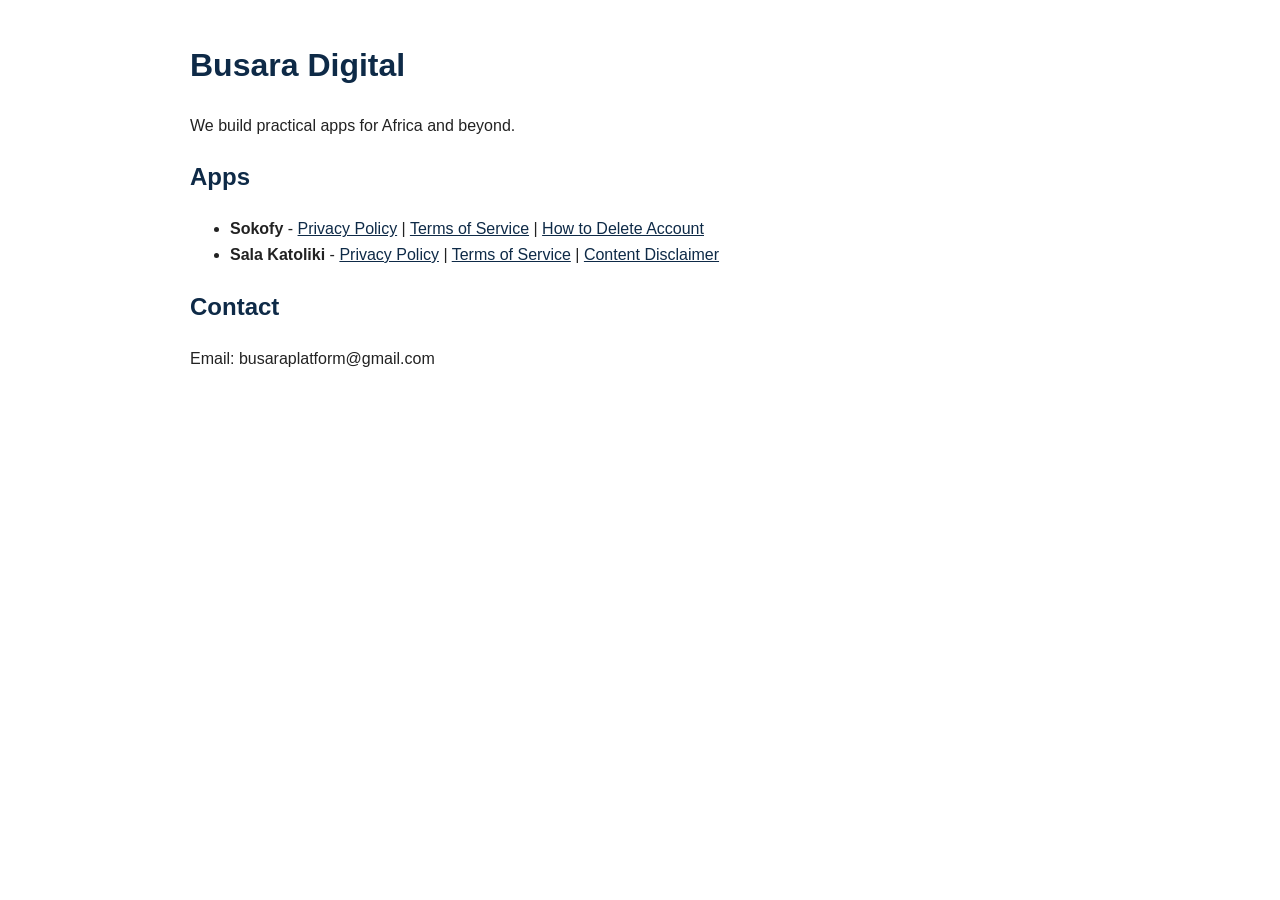
<file: index.html>
<!doctype html>
<html>
<head>
  <meta charset="utf-8" />
  <meta name="viewport" content="width=device-width,initial-scale=1" />
  <title>Busara Digital</title>
  <link rel="stylesheet" href="/assets/style.css">
</head>
<body>
  <h1>Busara Digital</h1>
  <p>We build practical apps for Africa and beyond.</p>

  <h2>Apps</h2>
  <ul>
    <li>
      <strong>Sokofy</strong> -
      <a href="/apps/sokofy/privacy-policy.html">Privacy Policy</a> |
      <a href="/apps/sokofy/terms-of-service.html">Terms of Service</a> |
      <a href="/apps/sokofy/account_delete.html">How to Delete Account</a>
    </li>
    <li>
      <strong>Sala Katoliki</strong> -
      <a href="/apps/sala-katoliki/privacy-policy.html">Privacy Policy</a> |
      <a href="/apps/sala-katoliki/terms-of-service.html">Terms of Service</a> |
      <a href="/apps/sala-katoliki/content-disclaimer.html">Content Disclaimer</a>
    </li>
  </ul>

  <h2>Contact</h2>
  <p>Email: busaraplatform@gmail.com</p>
</body>
</html>
</file>
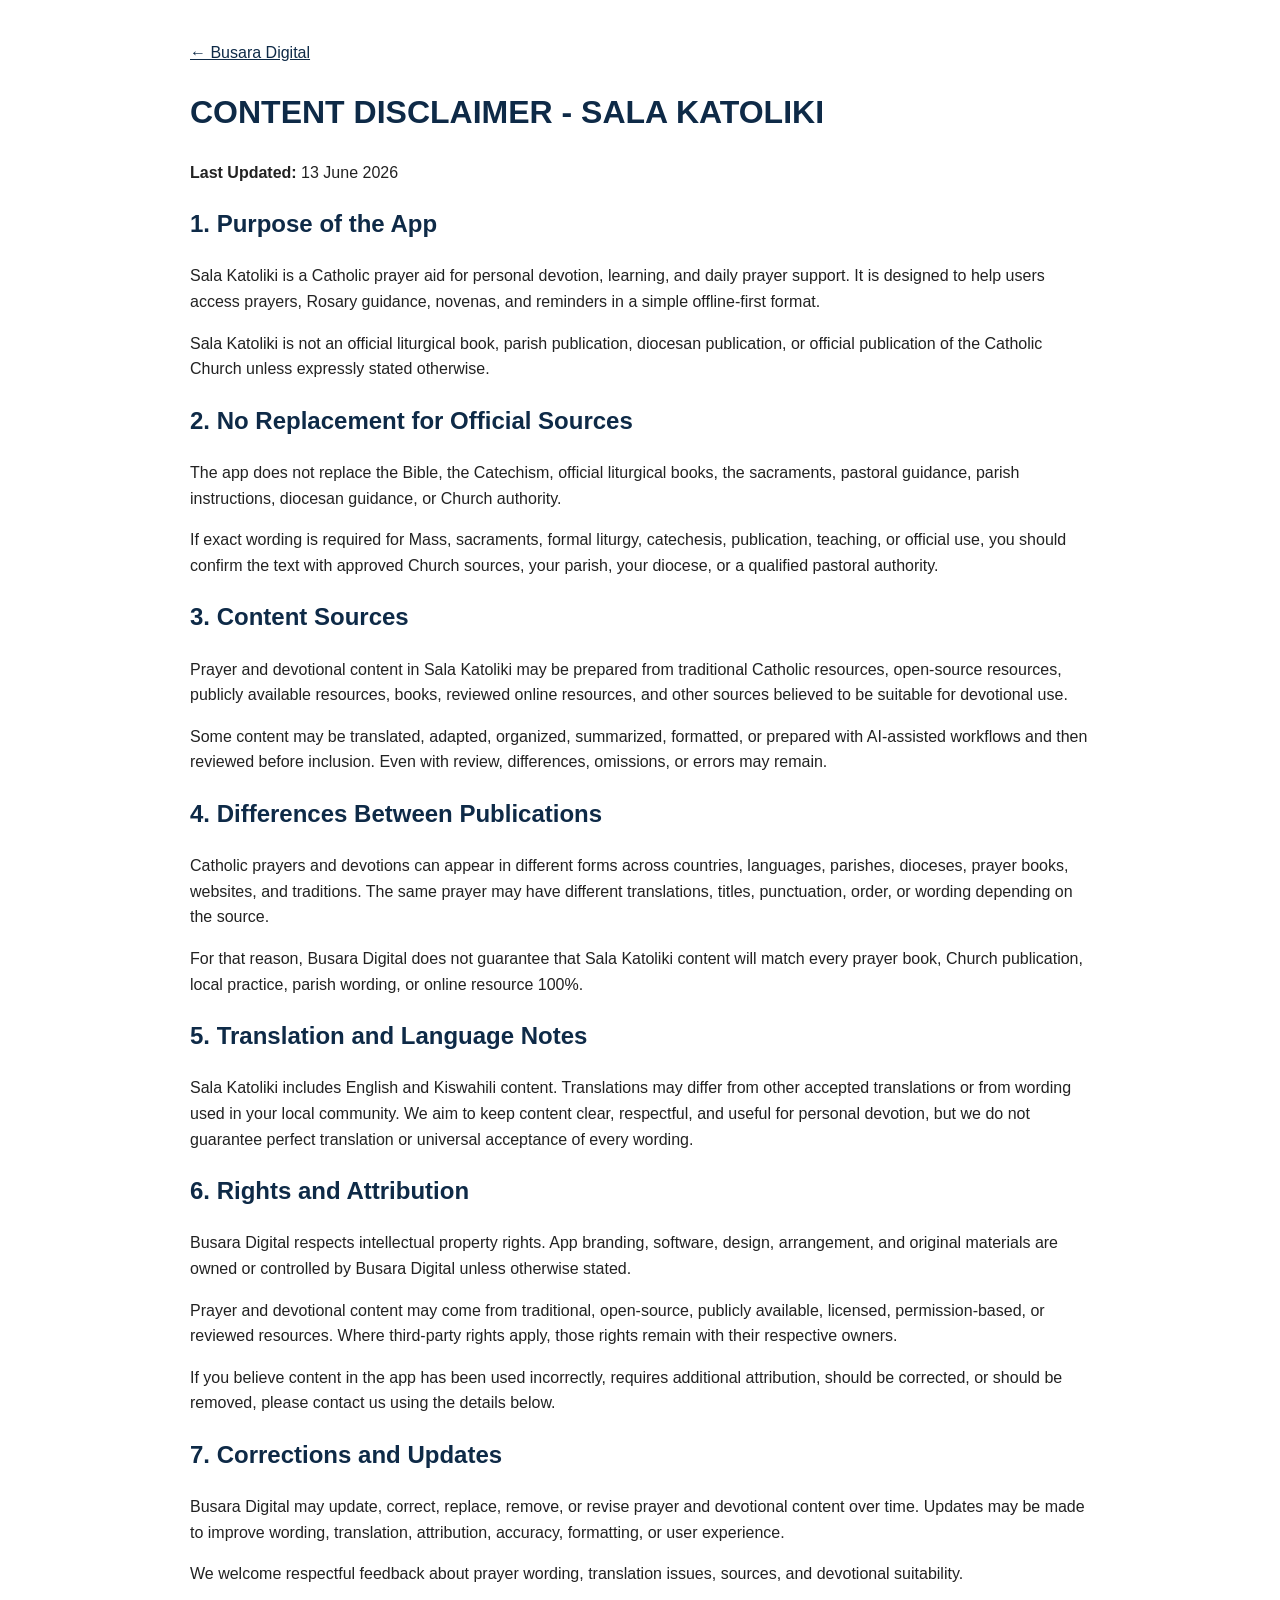
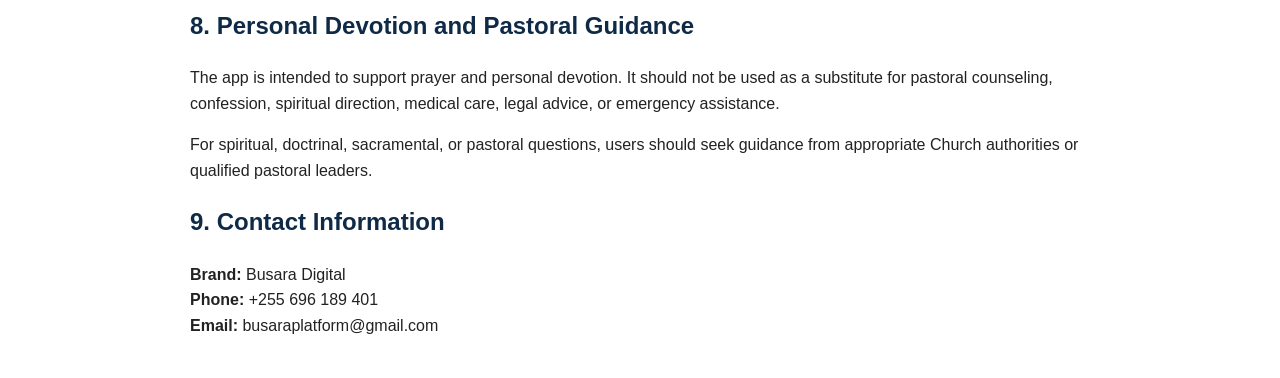
<file: apps/sala-katoliki/content-disclaimer.html>
<!doctype html>
<html lang="en">
<head>
  <meta charset="utf-8" />
  <meta name="viewport" content="width=device-width, initial-scale=1" />
  <title>Content Disclaimer - Sala Katoliki</title>
  <link rel="stylesheet" href="/assets/style.css">
</head>
<body>

  <p><a href="/">&larr; Busara Digital</a></p>

  <h1>CONTENT DISCLAIMER - SALA KATOLIKI</h1>
  <p><strong>Last Updated:</strong> 13 June 2026</p>

  <h2>1. Purpose of the App</h2>
  <p>
    Sala Katoliki is a Catholic prayer aid for personal devotion, learning, and
    daily prayer support. It is designed to help users access prayers, Rosary
    guidance, novenas, and reminders in a simple offline-first format.
  </p>
  <p>
    Sala Katoliki is not an official liturgical book, parish publication, diocesan
    publication, or official publication of the Catholic Church unless expressly
    stated otherwise.
  </p>

  <h2>2. No Replacement for Official Sources</h2>
  <p>
    The app does not replace the Bible, the Catechism, official liturgical books,
    the sacraments, pastoral guidance, parish instructions, diocesan guidance, or
    Church authority.
  </p>
  <p>
    If exact wording is required for Mass, sacraments, formal liturgy, catechesis,
    publication, teaching, or official use, you should confirm the text with
    approved Church sources, your parish, your diocese, or a qualified pastoral
    authority.
  </p>

  <h2>3. Content Sources</h2>
  <p>
    Prayer and devotional content in Sala Katoliki may be prepared from traditional
    Catholic resources, open-source resources, publicly available resources, books,
    reviewed online resources, and other sources believed to be suitable for
    devotional use.
  </p>
  <p>
    Some content may be translated, adapted, organized, summarized, formatted, or
    prepared with AI-assisted workflows and then reviewed before inclusion. Even
    with review, differences, omissions, or errors may remain.
  </p>

  <h2>4. Differences Between Publications</h2>
  <p>
    Catholic prayers and devotions can appear in different forms across countries,
    languages, parishes, dioceses, prayer books, websites, and traditions. The same
    prayer may have different translations, titles, punctuation, order, or wording
    depending on the source.
  </p>
  <p>
    For that reason, Busara Digital does not guarantee that Sala Katoliki content
    will match every prayer book, Church publication, local practice, parish
    wording, or online resource 100%.
  </p>

  <h2>5. Translation and Language Notes</h2>
  <p>
    Sala Katoliki includes English and Kiswahili content. Translations may differ
    from other accepted translations or from wording used in your local community.
    We aim to keep content clear, respectful, and useful for personal devotion, but
    we do not guarantee perfect translation or universal acceptance of every wording.
  </p>

  <h2>6. Rights and Attribution</h2>
  <p>
    Busara Digital respects intellectual property rights. App branding, software,
    design, arrangement, and original materials are owned or controlled by Busara
    Digital unless otherwise stated.
  </p>
  <p>
    Prayer and devotional content may come from traditional, open-source, publicly
    available, licensed, permission-based, or reviewed resources. Where third-party
    rights apply, those rights remain with their respective owners.
  </p>
  <p>
    If you believe content in the app has been used incorrectly, requires additional
    attribution, should be corrected, or should be removed, please contact us using
    the details below.
  </p>

  <h2>7. Corrections and Updates</h2>
  <p>
    Busara Digital may update, correct, replace, remove, or revise prayer and
    devotional content over time. Updates may be made to improve wording,
    translation, attribution, accuracy, formatting, or user experience.
  </p>
  <p>
    We welcome respectful feedback about prayer wording, translation issues,
    sources, and devotional suitability.
  </p>

  <h2>8. Personal Devotion and Pastoral Guidance</h2>
  <p>
    The app is intended to support prayer and personal devotion. It should not be
    used as a substitute for pastoral counseling, confession, spiritual direction,
    medical care, legal advice, or emergency assistance.
  </p>
  <p>
    For spiritual, doctrinal, sacramental, or pastoral questions, users should seek
    guidance from appropriate Church authorities or qualified pastoral leaders.
  </p>

  <h2>9. Contact Information</h2>
  <p>
    <strong>Brand:</strong> Busara Digital<br>
    <strong>Phone:</strong> +255 696 189 401<br>
    <strong>Email:</strong> busaraplatform@gmail.com
  </p>

</body>
</html>
</file>
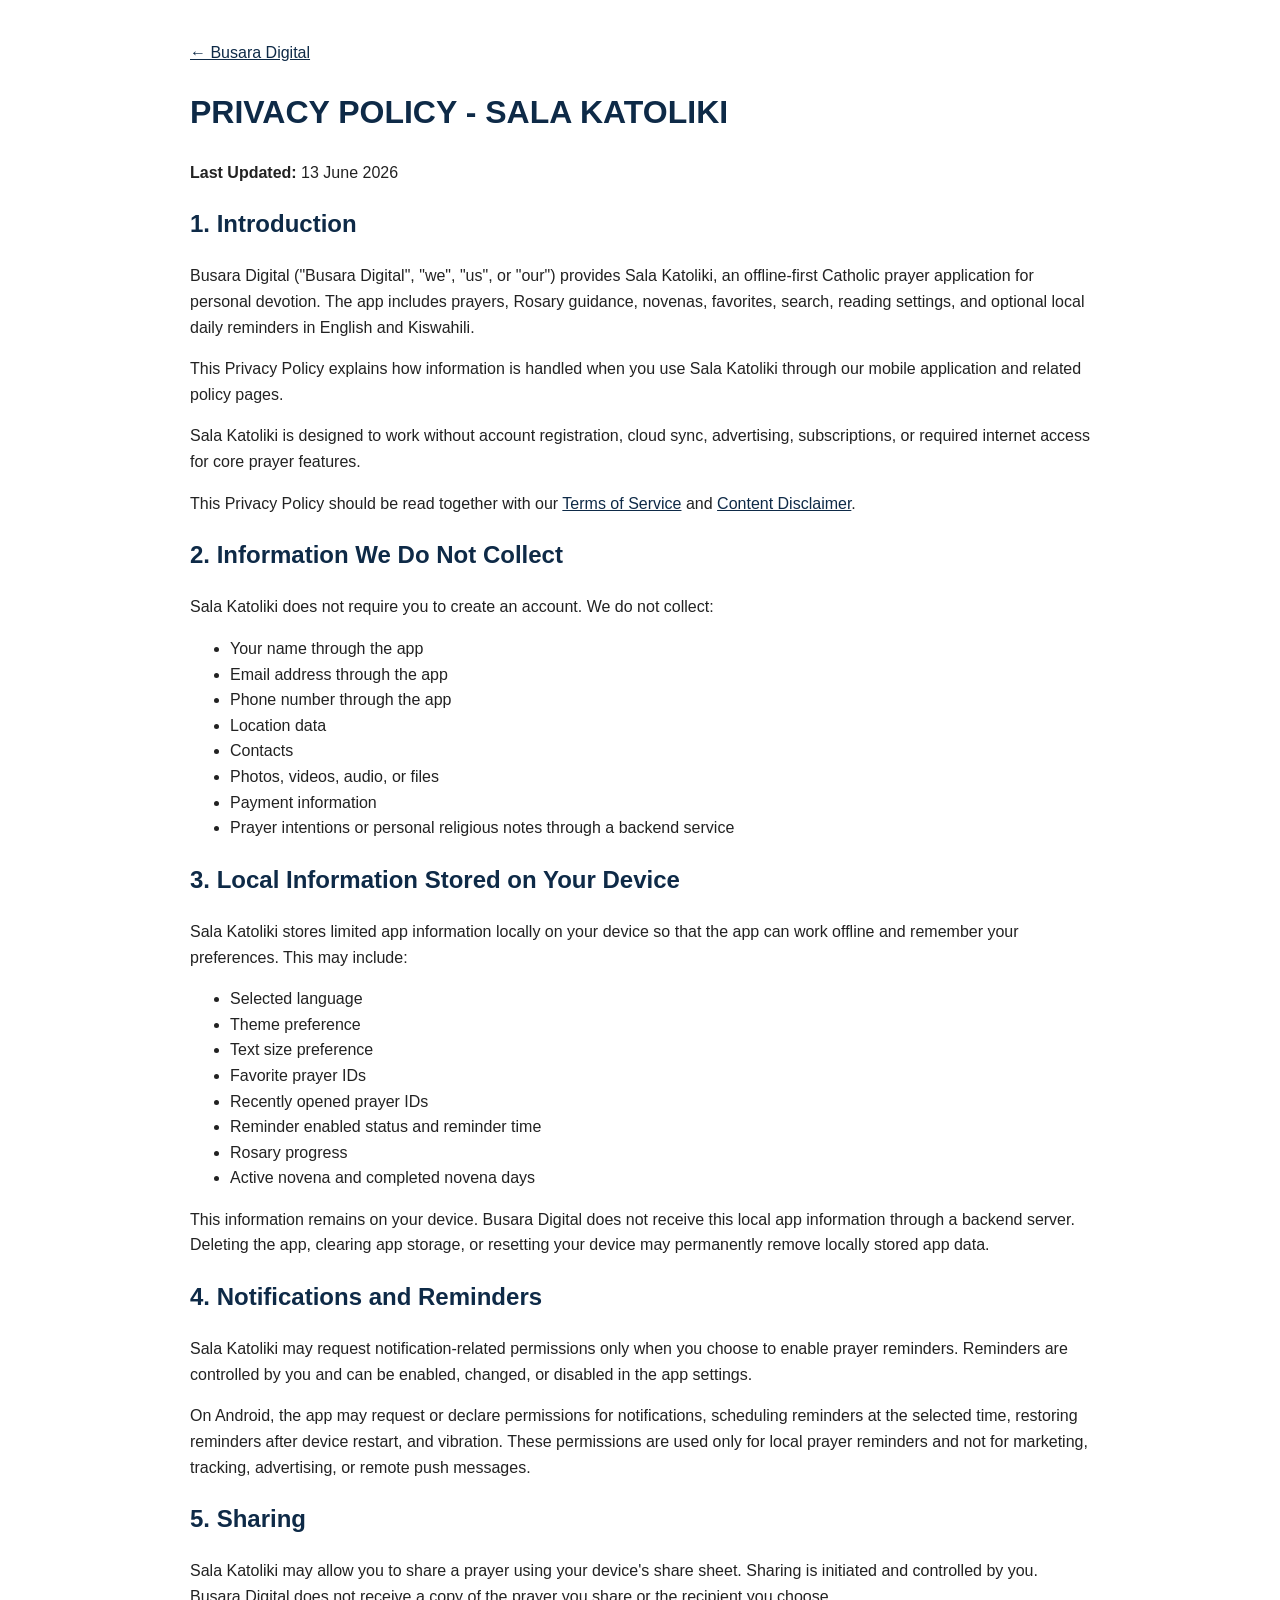
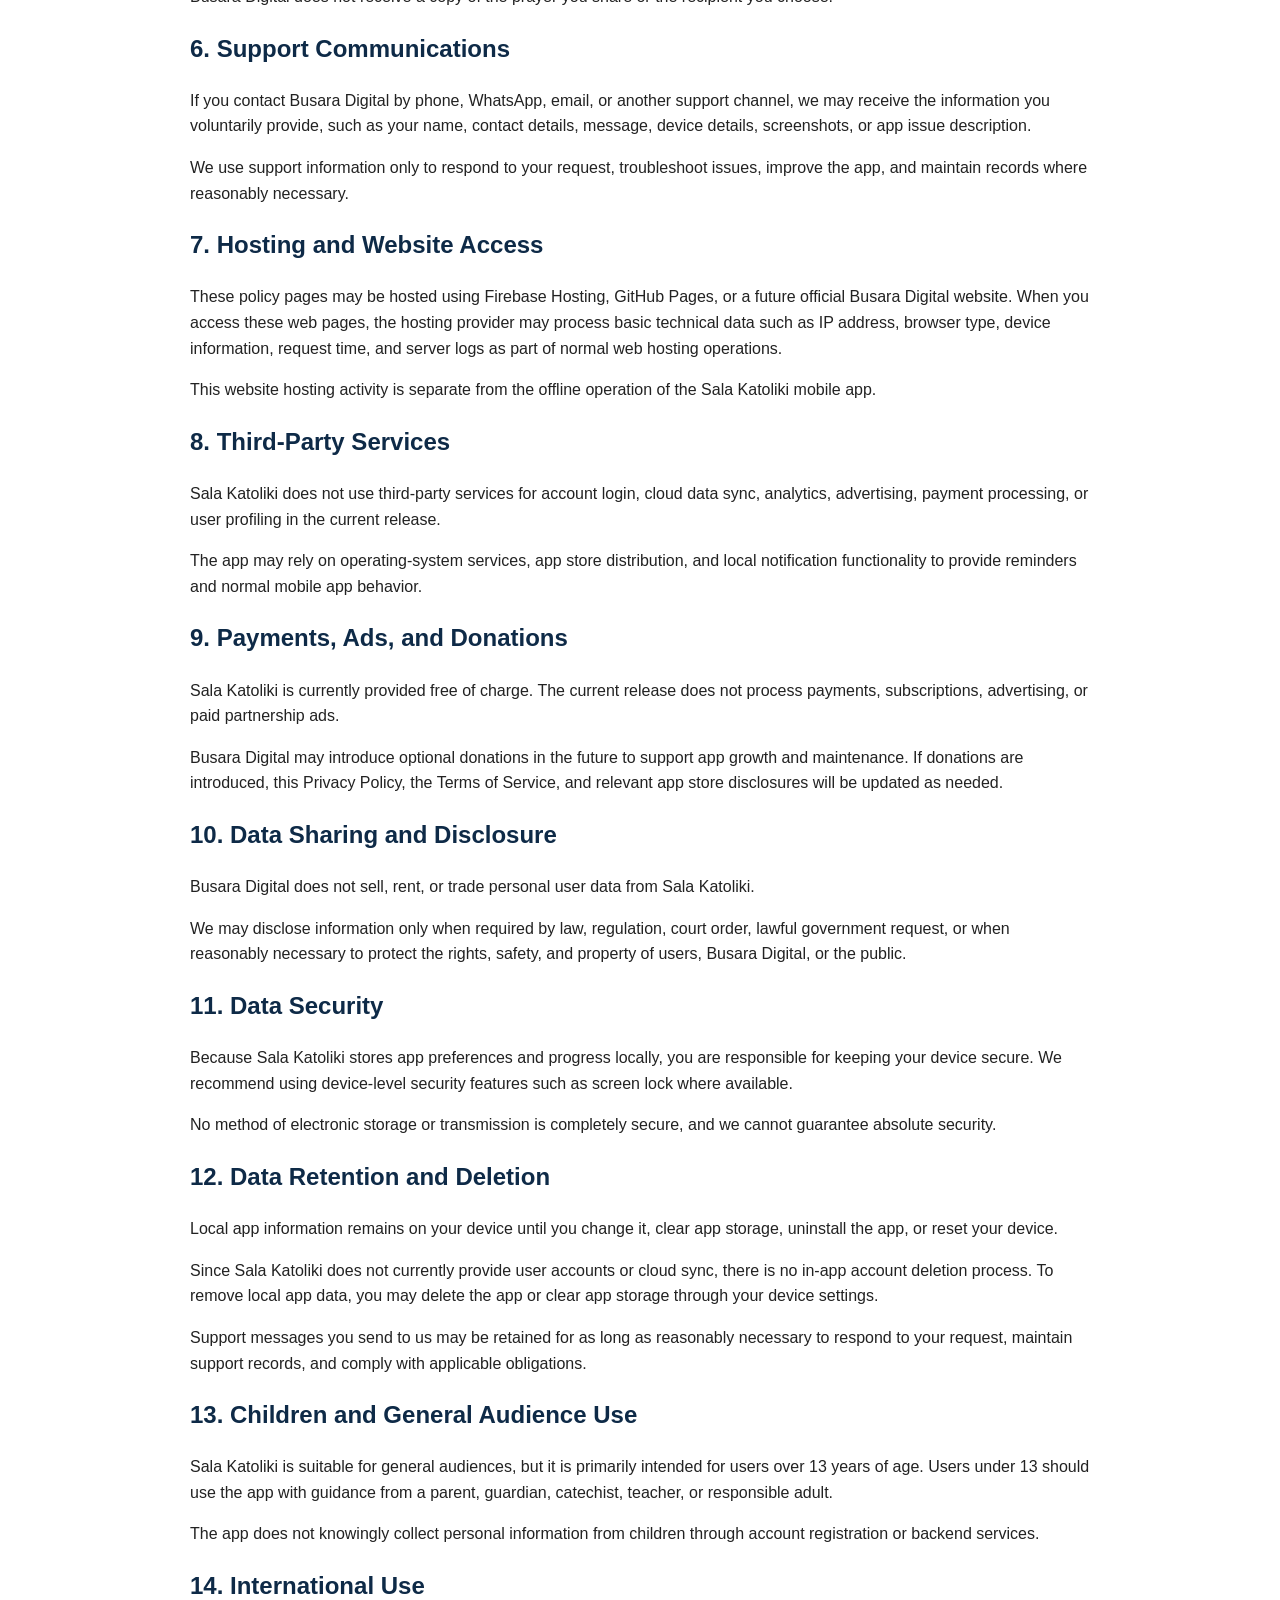
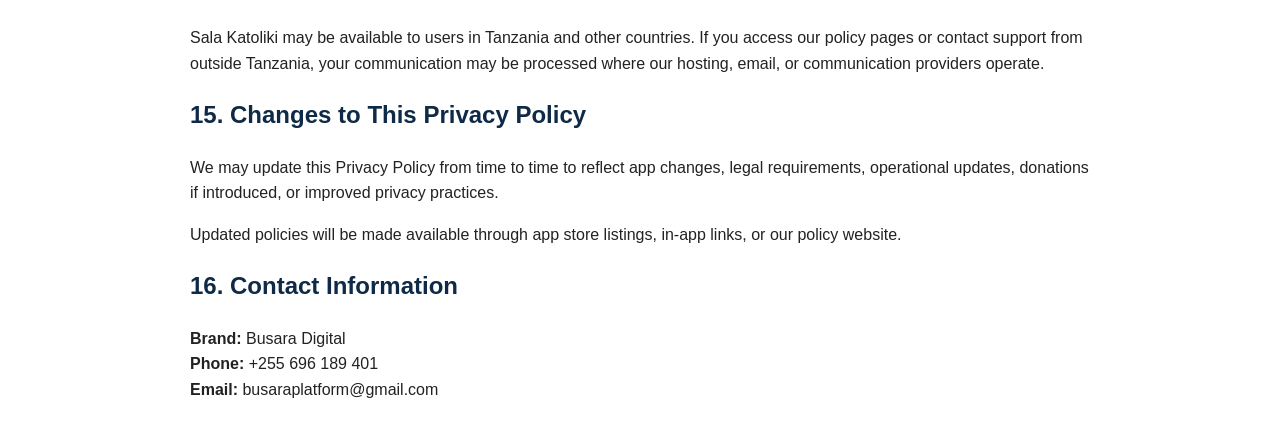
<file: apps/sala-katoliki/privacy-policy.html>
<!doctype html>
<html lang="en">
<head>
  <meta charset="utf-8" />
  <meta name="viewport" content="width=device-width, initial-scale=1" />
  <title>Privacy Policy - Sala Katoliki</title>
  <link rel="stylesheet" href="/assets/style.css">
</head>
<body>

  <p><a href="/">&larr; Busara Digital</a></p>

  <h1>PRIVACY POLICY - SALA KATOLIKI</h1>
  <p><strong>Last Updated:</strong> 13 June 2026</p>

  <h2>1. Introduction</h2>
  <p>
    Busara Digital ("Busara Digital", "we", "us", or "our") provides Sala Katoliki,
    an offline-first Catholic prayer application for personal devotion. The app
    includes prayers, Rosary guidance, novenas, favorites, search, reading settings,
    and optional local daily reminders in English and Kiswahili.
  </p>
  <p>
    This Privacy Policy explains how information is handled when you use Sala
    Katoliki through our mobile application and related policy pages.
  </p>
  <p>
    Sala Katoliki is designed to work without account registration, cloud sync,
    advertising, subscriptions, or required internet access for core prayer features.
  </p>
  <p>
    This Privacy Policy should be read together with our
    <a href="/apps/sala-katoliki/terms-of-service.html">Terms of Service</a> and
    <a href="/apps/sala-katoliki/content-disclaimer.html">Content Disclaimer</a>.
  </p>

  <h2>2. Information We Do Not Collect</h2>
  <p>Sala Katoliki does not require you to create an account. We do not collect:</p>
  <ul>
    <li>Your name through the app</li>
    <li>Email address through the app</li>
    <li>Phone number through the app</li>
    <li>Location data</li>
    <li>Contacts</li>
    <li>Photos, videos, audio, or files</li>
    <li>Payment information</li>
    <li>Prayer intentions or personal religious notes through a backend service</li>
  </ul>

  <h2>3. Local Information Stored on Your Device</h2>
  <p>
    Sala Katoliki stores limited app information locally on your device so that
    the app can work offline and remember your preferences. This may include:
  </p>
  <ul>
    <li>Selected language</li>
    <li>Theme preference</li>
    <li>Text size preference</li>
    <li>Favorite prayer IDs</li>
    <li>Recently opened prayer IDs</li>
    <li>Reminder enabled status and reminder time</li>
    <li>Rosary progress</li>
    <li>Active novena and completed novena days</li>
  </ul>
  <p>
    This information remains on your device. Busara Digital does not receive this
    local app information through a backend server. Deleting the app, clearing app
    storage, or resetting your device may permanently remove locally stored app data.
  </p>

  <h2>4. Notifications and Reminders</h2>
  <p>
    Sala Katoliki may request notification-related permissions only when you choose
    to enable prayer reminders. Reminders are controlled by you and can be enabled,
    changed, or disabled in the app settings.
  </p>
  <p>
    On Android, the app may request or declare permissions for notifications,
    scheduling reminders at the selected time, restoring reminders after device
    restart, and vibration. These permissions are used only for local prayer
    reminders and not for marketing, tracking, advertising, or remote push messages.
  </p>

  <h2>5. Sharing</h2>
  <p>
    Sala Katoliki may allow you to share a prayer using your device's share sheet.
    Sharing is initiated and controlled by you. Busara Digital does not receive a
    copy of the prayer you share or the recipient you choose.
  </p>

  <h2>6. Support Communications</h2>
  <p>
    If you contact Busara Digital by phone, WhatsApp, email, or another support
    channel, we may receive the information you voluntarily provide, such as your
    name, contact details, message, device details, screenshots, or app issue
    description.
  </p>
  <p>
    We use support information only to respond to your request, troubleshoot issues,
    improve the app, and maintain records where reasonably necessary.
  </p>

  <h2>7. Hosting and Website Access</h2>
  <p>
    These policy pages may be hosted using Firebase Hosting, GitHub Pages, or a
    future official Busara Digital website. When you access these web pages, the
    hosting provider may process basic technical data such as IP address, browser
    type, device information, request time, and server logs as part of normal web
    hosting operations.
  </p>
  <p>
    This website hosting activity is separate from the offline operation of the
    Sala Katoliki mobile app.
  </p>

  <h2>8. Third-Party Services</h2>
  <p>
    Sala Katoliki does not use third-party services for account login, cloud data
    sync, analytics, advertising, payment processing, or user profiling in the
    current release.
  </p>
  <p>
    The app may rely on operating-system services, app store distribution, and local
    notification functionality to provide reminders and normal mobile app behavior.
  </p>

  <h2>9. Payments, Ads, and Donations</h2>
  <p>
    Sala Katoliki is currently provided free of charge. The current release does
    not process payments, subscriptions, advertising, or paid partnership ads.
  </p>
  <p>
    Busara Digital may introduce optional donations in the future to support app
    growth and maintenance. If donations are introduced, this Privacy Policy, the
    Terms of Service, and relevant app store disclosures will be updated as needed.
  </p>

  <h2>10. Data Sharing and Disclosure</h2>
  <p>
    Busara Digital does not sell, rent, or trade personal user data from Sala
    Katoliki.
  </p>
  <p>
    We may disclose information only when required by law, regulation, court order,
    lawful government request, or when reasonably necessary to protect the rights,
    safety, and property of users, Busara Digital, or the public.
  </p>

  <h2>11. Data Security</h2>
  <p>
    Because Sala Katoliki stores app preferences and progress locally, you are
    responsible for keeping your device secure. We recommend using device-level
    security features such as screen lock where available.
  </p>
  <p>
    No method of electronic storage or transmission is completely secure, and we
    cannot guarantee absolute security.
  </p>

  <h2>12. Data Retention and Deletion</h2>
  <p>
    Local app information remains on your device until you change it, clear app
    storage, uninstall the app, or reset your device.
  </p>
  <p>
    Since Sala Katoliki does not currently provide user accounts or cloud sync,
    there is no in-app account deletion process. To remove local app data, you may
    delete the app or clear app storage through your device settings.
  </p>
  <p>
    Support messages you send to us may be retained for as long as reasonably
    necessary to respond to your request, maintain support records, and comply with
    applicable obligations.
  </p>

  <h2>13. Children and General Audience Use</h2>
  <p>
    Sala Katoliki is suitable for general audiences, but it is primarily intended
    for users over 13 years of age. Users under 13 should use the app with guidance
    from a parent, guardian, catechist, teacher, or responsible adult.
  </p>
  <p>
    The app does not knowingly collect personal information from children through
    account registration or backend services.
  </p>

  <h2>14. International Use</h2>
  <p>
    Sala Katoliki may be available to users in Tanzania and other countries. If you
    access our policy pages or contact support from outside Tanzania, your
    communication may be processed where our hosting, email, or communication
    providers operate.
  </p>

  <h2>15. Changes to This Privacy Policy</h2>
  <p>
    We may update this Privacy Policy from time to time to reflect app changes,
    legal requirements, operational updates, donations if introduced, or improved
    privacy practices.
  </p>
  <p>
    Updated policies will be made available through app store listings, in-app
    links, or our policy website.
  </p>

  <h2>16. Contact Information</h2>
  <p>
    <strong>Brand:</strong> Busara Digital<br>
    <strong>Phone:</strong> +255 696 189 401<br>
    <strong>Email:</strong> busaraplatform@gmail.com
  </p>

</body>
</html>
</file>
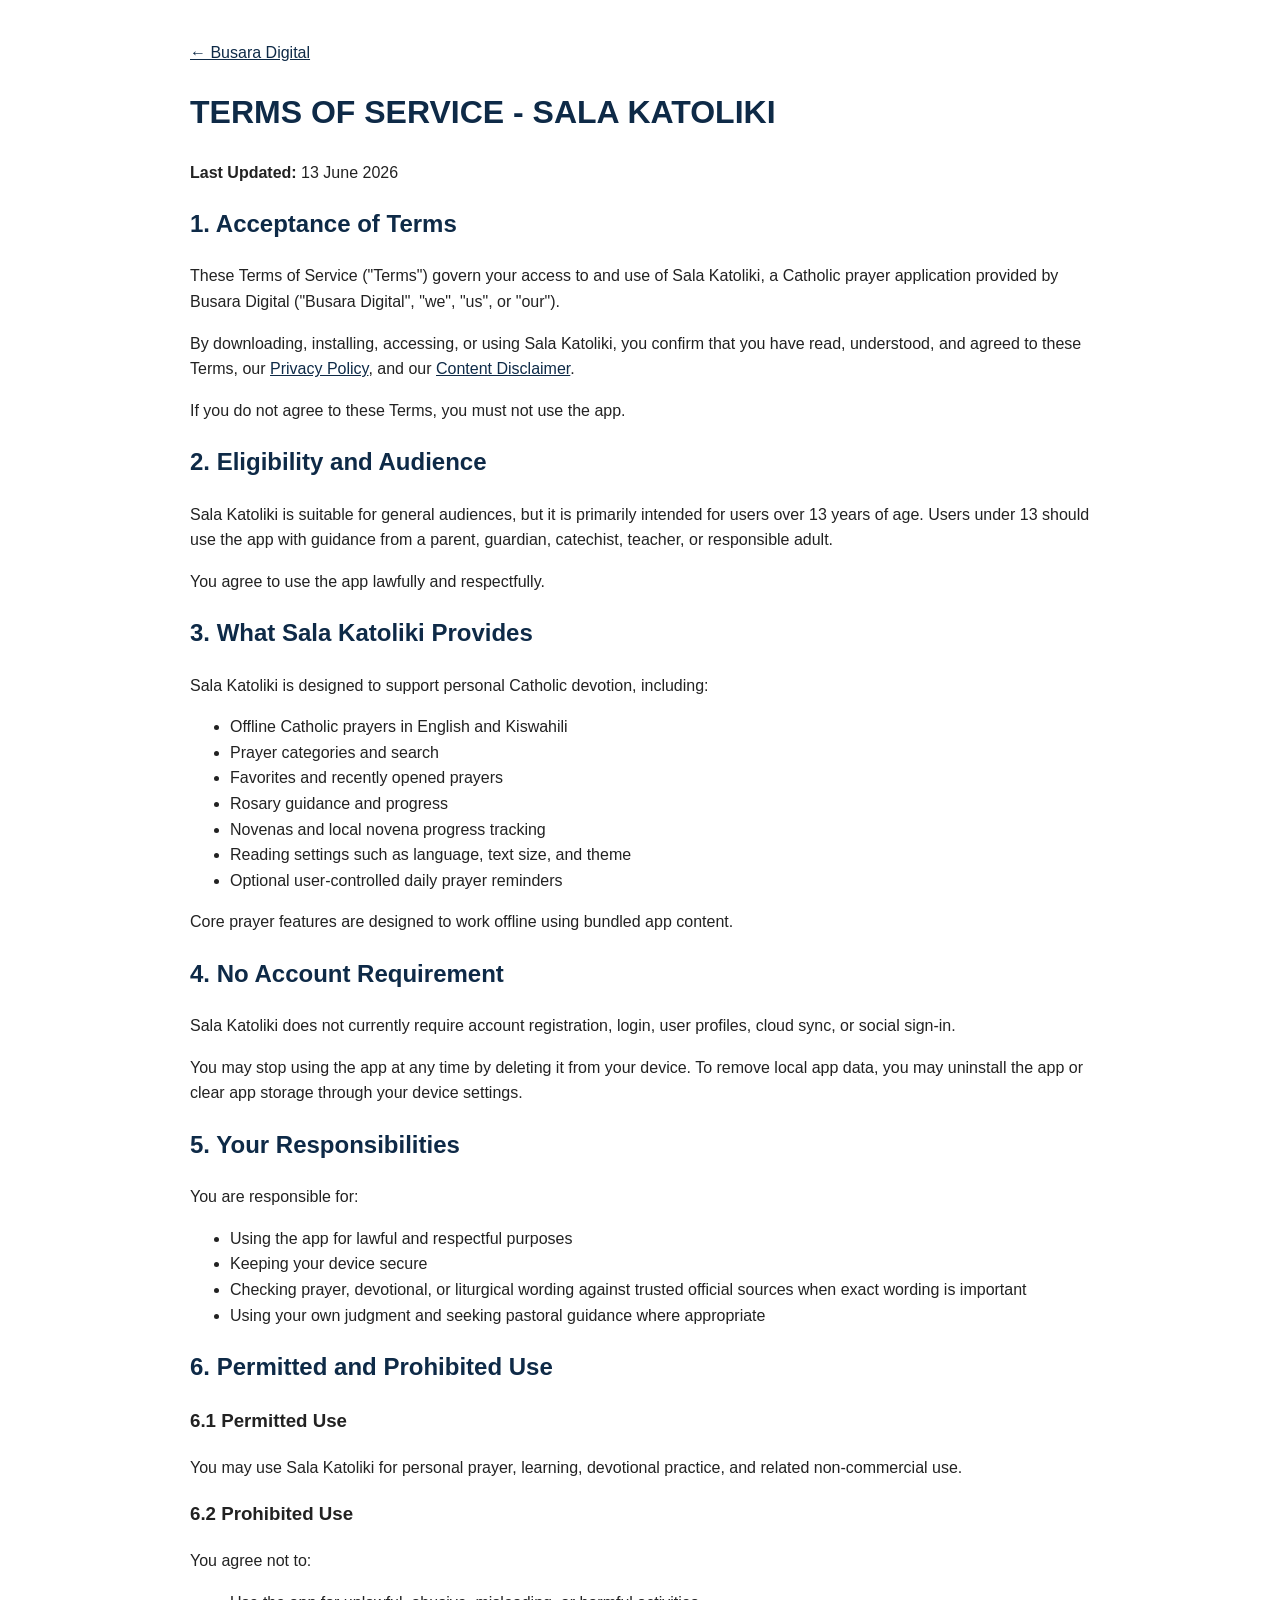
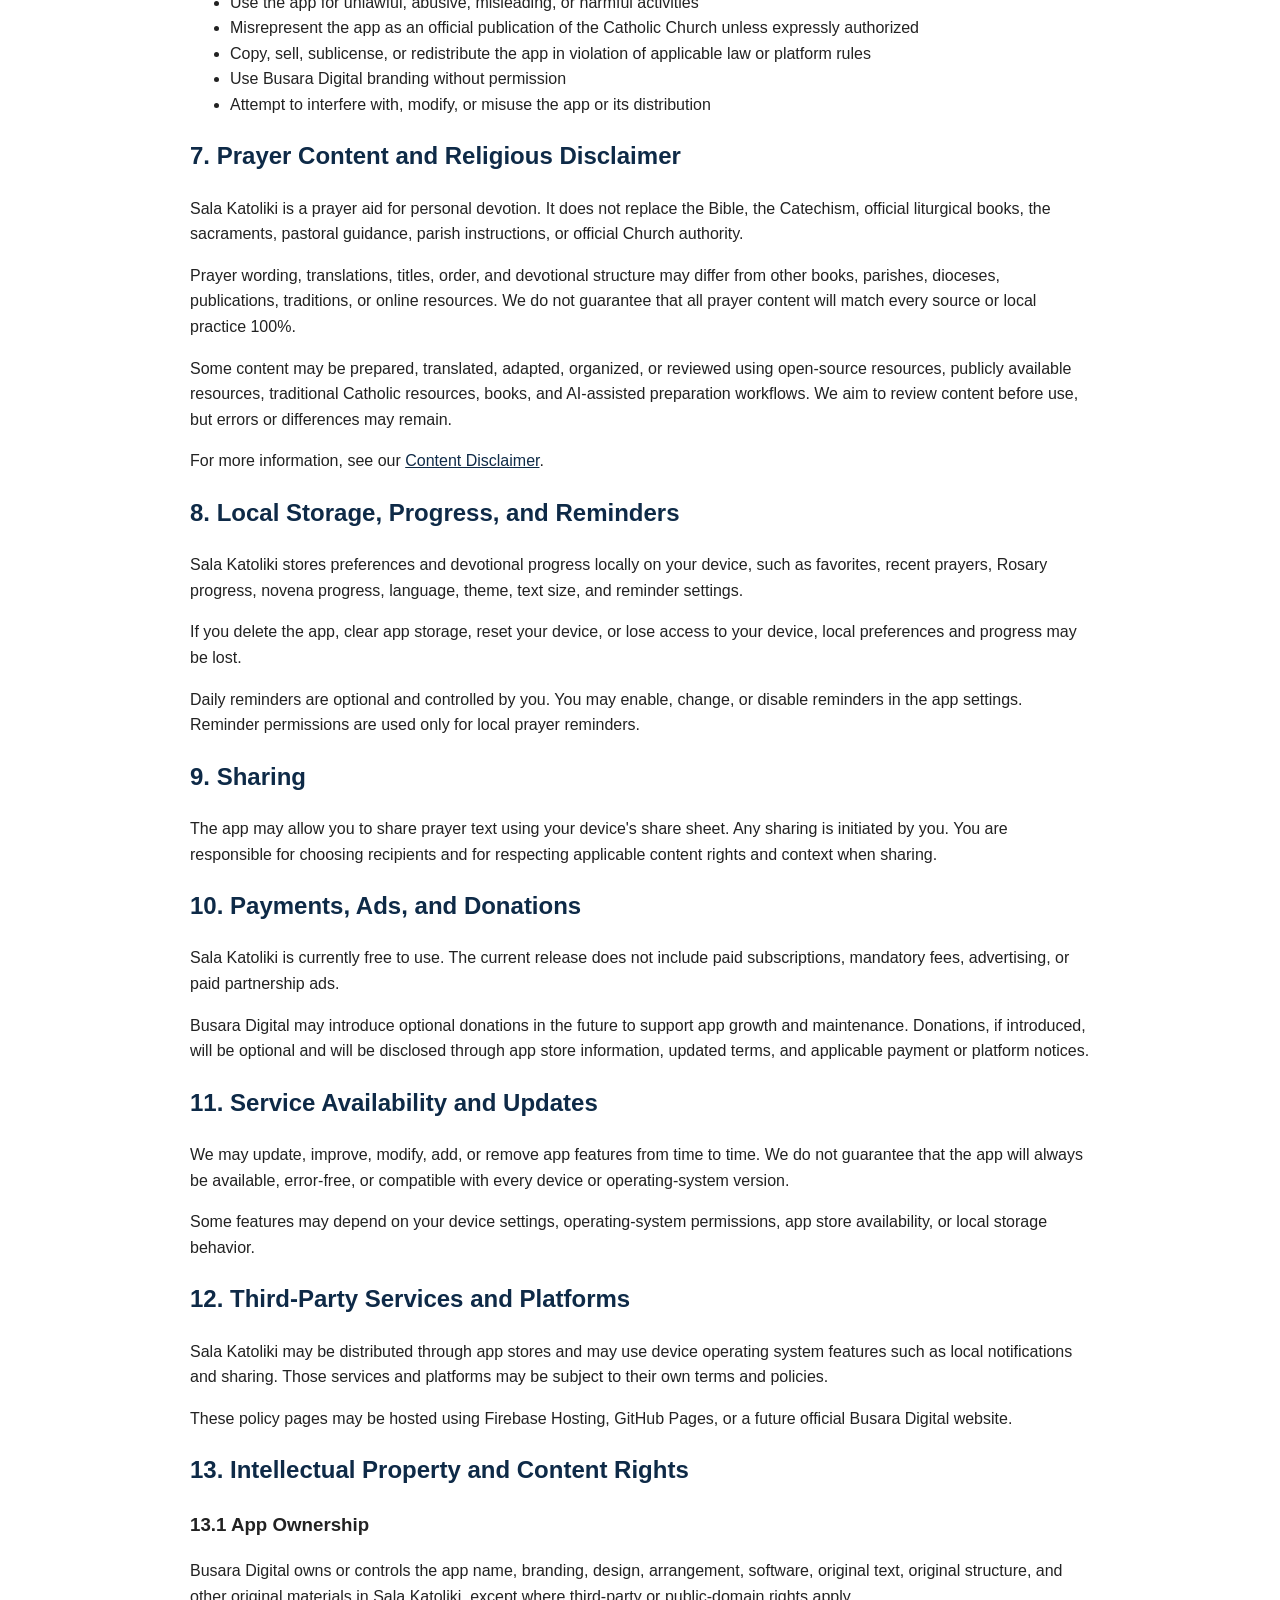
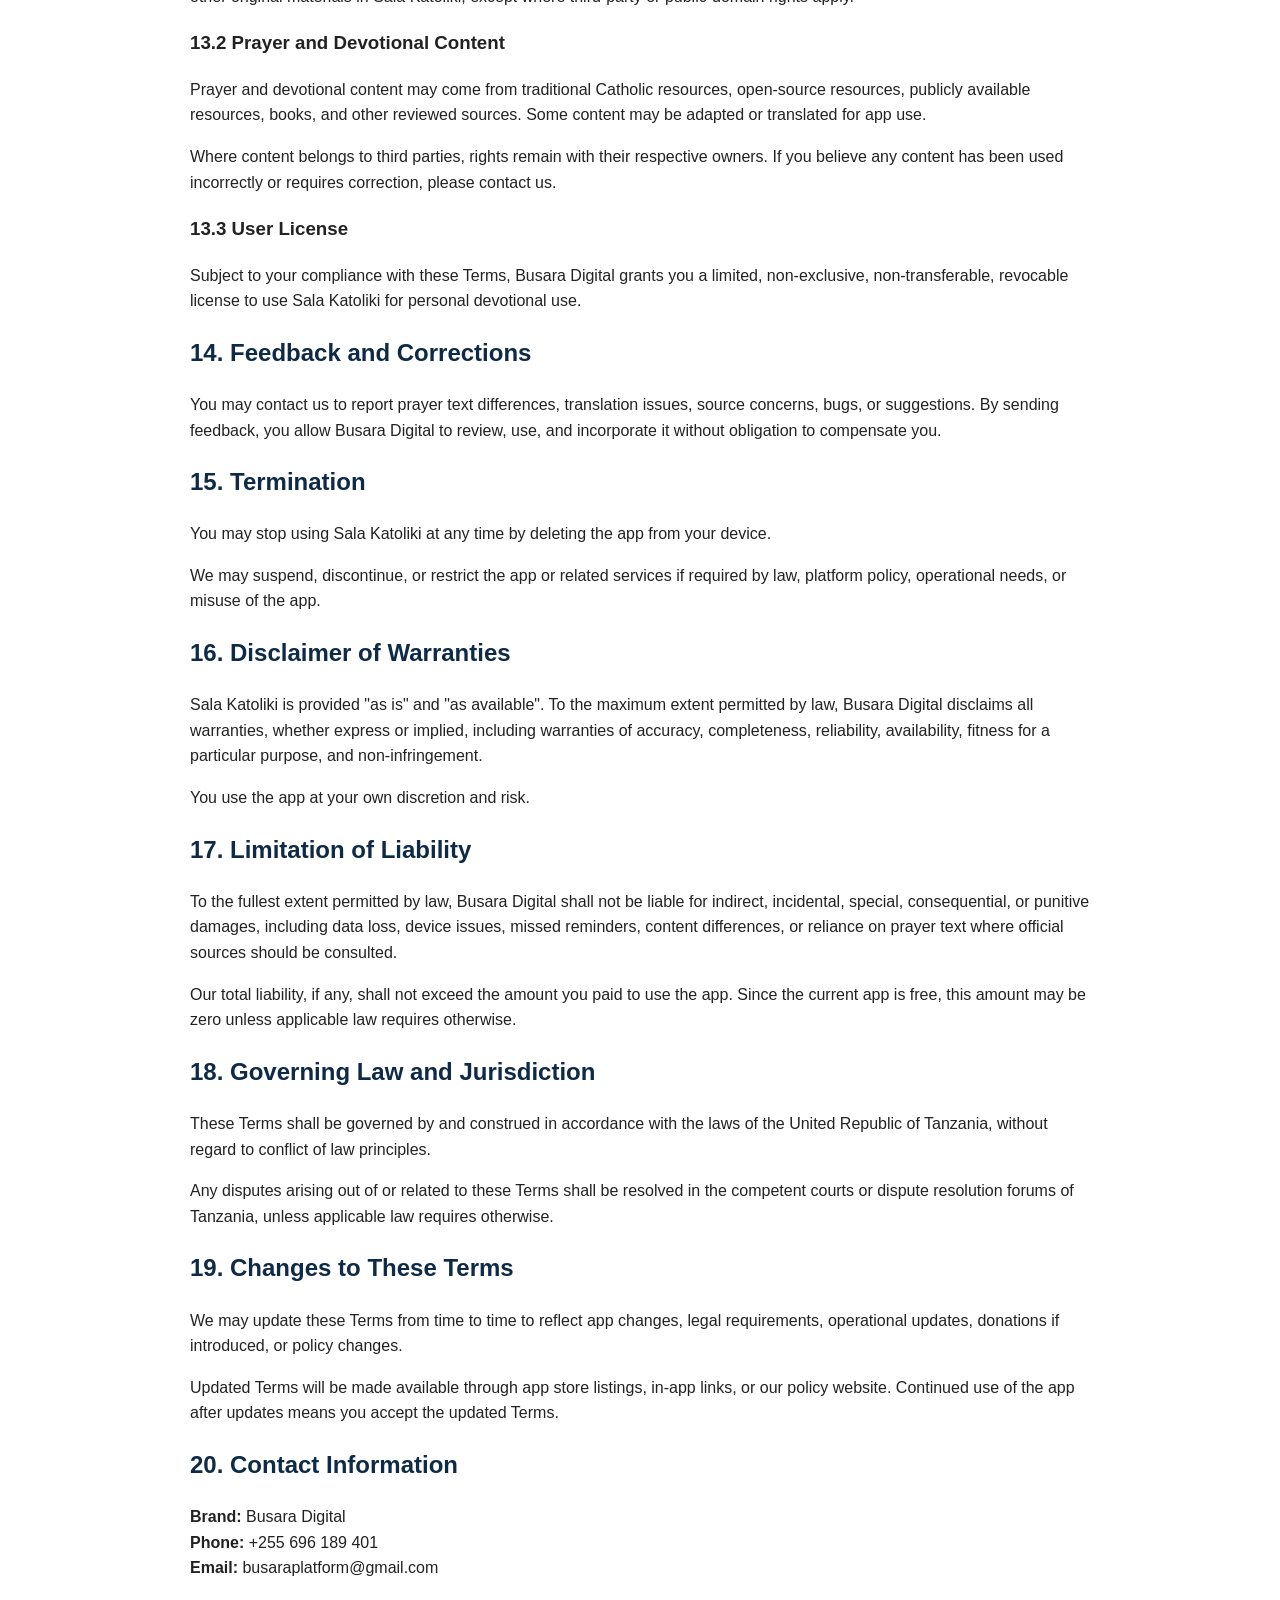
<file: apps/sala-katoliki/terms-of-service.html>
<!doctype html>
<html lang="en">
<head>
  <meta charset="utf-8" />
  <meta name="viewport" content="width=device-width, initial-scale=1" />
  <title>Terms of Service - Sala Katoliki</title>
  <link rel="stylesheet" href="/assets/style.css">
</head>
<body>

  <p><a href="/">&larr; Busara Digital</a></p>

  <h1>TERMS OF SERVICE - SALA KATOLIKI</h1>
  <p><strong>Last Updated:</strong> 13 June 2026</p>

  <h2>1. Acceptance of Terms</h2>
  <p>
    These Terms of Service ("Terms") govern your access to and use of Sala
    Katoliki, a Catholic prayer application provided by Busara Digital ("Busara
    Digital", "we", "us", or "our").
  </p>
  <p>
    By downloading, installing, accessing, or using Sala Katoliki, you confirm
    that you have read, understood, and agreed to these Terms, our
    <a href="/apps/sala-katoliki/privacy-policy.html">Privacy Policy</a>, and our
    <a href="/apps/sala-katoliki/content-disclaimer.html">Content Disclaimer</a>.
  </p>
  <p>
    If you do not agree to these Terms, you must not use the app.
  </p>

  <h2>2. Eligibility and Audience</h2>
  <p>
    Sala Katoliki is suitable for general audiences, but it is primarily intended
    for users over 13 years of age. Users under 13 should use the app with guidance
    from a parent, guardian, catechist, teacher, or responsible adult.
  </p>
  <p>
    You agree to use the app lawfully and respectfully.
  </p>

  <h2>3. What Sala Katoliki Provides</h2>
  <p>Sala Katoliki is designed to support personal Catholic devotion, including:</p>
  <ul>
    <li>Offline Catholic prayers in English and Kiswahili</li>
    <li>Prayer categories and search</li>
    <li>Favorites and recently opened prayers</li>
    <li>Rosary guidance and progress</li>
    <li>Novenas and local novena progress tracking</li>
    <li>Reading settings such as language, text size, and theme</li>
    <li>Optional user-controlled daily prayer reminders</li>
  </ul>
  <p>
    Core prayer features are designed to work offline using bundled app content.
  </p>

  <h2>4. No Account Requirement</h2>
  <p>
    Sala Katoliki does not currently require account registration, login, user
    profiles, cloud sync, or social sign-in.
  </p>
  <p>
    You may stop using the app at any time by deleting it from your device. To
    remove local app data, you may uninstall the app or clear app storage through
    your device settings.
  </p>

  <h2>5. Your Responsibilities</h2>
  <p>You are responsible for:</p>
  <ul>
    <li>Using the app for lawful and respectful purposes</li>
    <li>Keeping your device secure</li>
    <li>Checking prayer, devotional, or liturgical wording against trusted official sources when exact wording is important</li>
    <li>Using your own judgment and seeking pastoral guidance where appropriate</li>
  </ul>

  <h2>6. Permitted and Prohibited Use</h2>
  <h3>6.1 Permitted Use</h3>
  <p>
    You may use Sala Katoliki for personal prayer, learning, devotional practice,
    and related non-commercial use.
  </p>

  <h3>6.2 Prohibited Use</h3>
  <p>You agree not to:</p>
  <ul>
    <li>Use the app for unlawful, abusive, misleading, or harmful activities</li>
    <li>Misrepresent the app as an official publication of the Catholic Church unless expressly authorized</li>
    <li>Copy, sell, sublicense, or redistribute the app in violation of applicable law or platform rules</li>
    <li>Use Busara Digital branding without permission</li>
    <li>Attempt to interfere with, modify, or misuse the app or its distribution</li>
  </ul>

  <h2>7. Prayer Content and Religious Disclaimer</h2>
  <p>
    Sala Katoliki is a prayer aid for personal devotion. It does not replace the
    Bible, the Catechism, official liturgical books, the sacraments, pastoral
    guidance, parish instructions, or official Church authority.
  </p>
  <p>
    Prayer wording, translations, titles, order, and devotional structure may
    differ from other books, parishes, dioceses, publications, traditions, or
    online resources. We do not guarantee that all prayer content will match every
    source or local practice 100%.
  </p>
  <p>
    Some content may be prepared, translated, adapted, organized, or reviewed using
    open-source resources, publicly available resources, traditional Catholic
    resources, books, and AI-assisted preparation workflows. We aim to review
    content before use, but errors or differences may remain.
  </p>
  <p>
    For more information, see our
    <a href="/apps/sala-katoliki/content-disclaimer.html">Content Disclaimer</a>.
  </p>

  <h2>8. Local Storage, Progress, and Reminders</h2>
  <p>
    Sala Katoliki stores preferences and devotional progress locally on your device,
    such as favorites, recent prayers, Rosary progress, novena progress, language,
    theme, text size, and reminder settings.
  </p>
  <p>
    If you delete the app, clear app storage, reset your device, or lose access to
    your device, local preferences and progress may be lost.
  </p>
  <p>
    Daily reminders are optional and controlled by you. You may enable, change, or
    disable reminders in the app settings. Reminder permissions are used only for
    local prayer reminders.
  </p>

  <h2>9. Sharing</h2>
  <p>
    The app may allow you to share prayer text using your device's share sheet.
    Any sharing is initiated by you. You are responsible for choosing recipients
    and for respecting applicable content rights and context when sharing.
  </p>

  <h2>10. Payments, Ads, and Donations</h2>
  <p>
    Sala Katoliki is currently free to use. The current release does not include
    paid subscriptions, mandatory fees, advertising, or paid partnership ads.
  </p>
  <p>
    Busara Digital may introduce optional donations in the future to support app
    growth and maintenance. Donations, if introduced, will be optional and will be
    disclosed through app store information, updated terms, and applicable payment
    or platform notices.
  </p>

  <h2>11. Service Availability and Updates</h2>
  <p>
    We may update, improve, modify, add, or remove app features from time to time.
    We do not guarantee that the app will always be available, error-free, or
    compatible with every device or operating-system version.
  </p>
  <p>
    Some features may depend on your device settings, operating-system permissions,
    app store availability, or local storage behavior.
  </p>

  <h2>12. Third-Party Services and Platforms</h2>
  <p>
    Sala Katoliki may be distributed through app stores and may use device operating
    system features such as local notifications and sharing. Those services and
    platforms may be subject to their own terms and policies.
  </p>
  <p>
    These policy pages may be hosted using Firebase Hosting, GitHub Pages, or a
    future official Busara Digital website.
  </p>

  <h2>13. Intellectual Property and Content Rights</h2>
  <h3>13.1 App Ownership</h3>
  <p>
    Busara Digital owns or controls the app name, branding, design, arrangement,
    software, original text, original structure, and other original materials in
    Sala Katoliki, except where third-party or public-domain rights apply.
  </p>

  <h3>13.2 Prayer and Devotional Content</h3>
  <p>
    Prayer and devotional content may come from traditional Catholic resources,
    open-source resources, publicly available resources, books, and other reviewed
    sources. Some content may be adapted or translated for app use.
  </p>
  <p>
    Where content belongs to third parties, rights remain with their respective
    owners. If you believe any content has been used incorrectly or requires
    correction, please contact us.
  </p>

  <h3>13.3 User License</h3>
  <p>
    Subject to your compliance with these Terms, Busara Digital grants you a
    limited, non-exclusive, non-transferable, revocable license to use Sala
    Katoliki for personal devotional use.
  </p>

  <h2>14. Feedback and Corrections</h2>
  <p>
    You may contact us to report prayer text differences, translation issues,
    source concerns, bugs, or suggestions. By sending feedback, you allow Busara
    Digital to review, use, and incorporate it without obligation to compensate you.
  </p>

  <h2>15. Termination</h2>
  <p>
    You may stop using Sala Katoliki at any time by deleting the app from your
    device.
  </p>
  <p>
    We may suspend, discontinue, or restrict the app or related services if required
    by law, platform policy, operational needs, or misuse of the app.
  </p>

  <h2>16. Disclaimer of Warranties</h2>
  <p>
    Sala Katoliki is provided "as is" and "as available". To the maximum extent
    permitted by law, Busara Digital disclaims all warranties, whether express or
    implied, including warranties of accuracy, completeness, reliability,
    availability, fitness for a particular purpose, and non-infringement.
  </p>
  <p>
    You use the app at your own discretion and risk.
  </p>

  <h2>17. Limitation of Liability</h2>
  <p>
    To the fullest extent permitted by law, Busara Digital shall not be liable for
    indirect, incidental, special, consequential, or punitive damages, including
    data loss, device issues, missed reminders, content differences, or reliance on
    prayer text where official sources should be consulted.
  </p>
  <p>
    Our total liability, if any, shall not exceed the amount you paid to use the
    app. Since the current app is free, this amount may be zero unless applicable
    law requires otherwise.
  </p>

  <h2>18. Governing Law and Jurisdiction</h2>
  <p>
    These Terms shall be governed by and construed in accordance with the laws of
    the United Republic of Tanzania, without regard to conflict of law principles.
  </p>
  <p>
    Any disputes arising out of or related to these Terms shall be resolved in the
    competent courts or dispute resolution forums of Tanzania, unless applicable law
    requires otherwise.
  </p>

  <h2>19. Changes to These Terms</h2>
  <p>
    We may update these Terms from time to time to reflect app changes, legal
    requirements, operational updates, donations if introduced, or policy changes.
  </p>
  <p>
    Updated Terms will be made available through app store listings, in-app links,
    or our policy website. Continued use of the app after updates means you accept
    the updated Terms.
  </p>

  <h2>20. Contact Information</h2>
  <p>
    <strong>Brand:</strong> Busara Digital<br>
    <strong>Phone:</strong> +255 696 189 401<br>
    <strong>Email:</strong> busaraplatform@gmail.com
  </p>

</body>
</html>
</file>
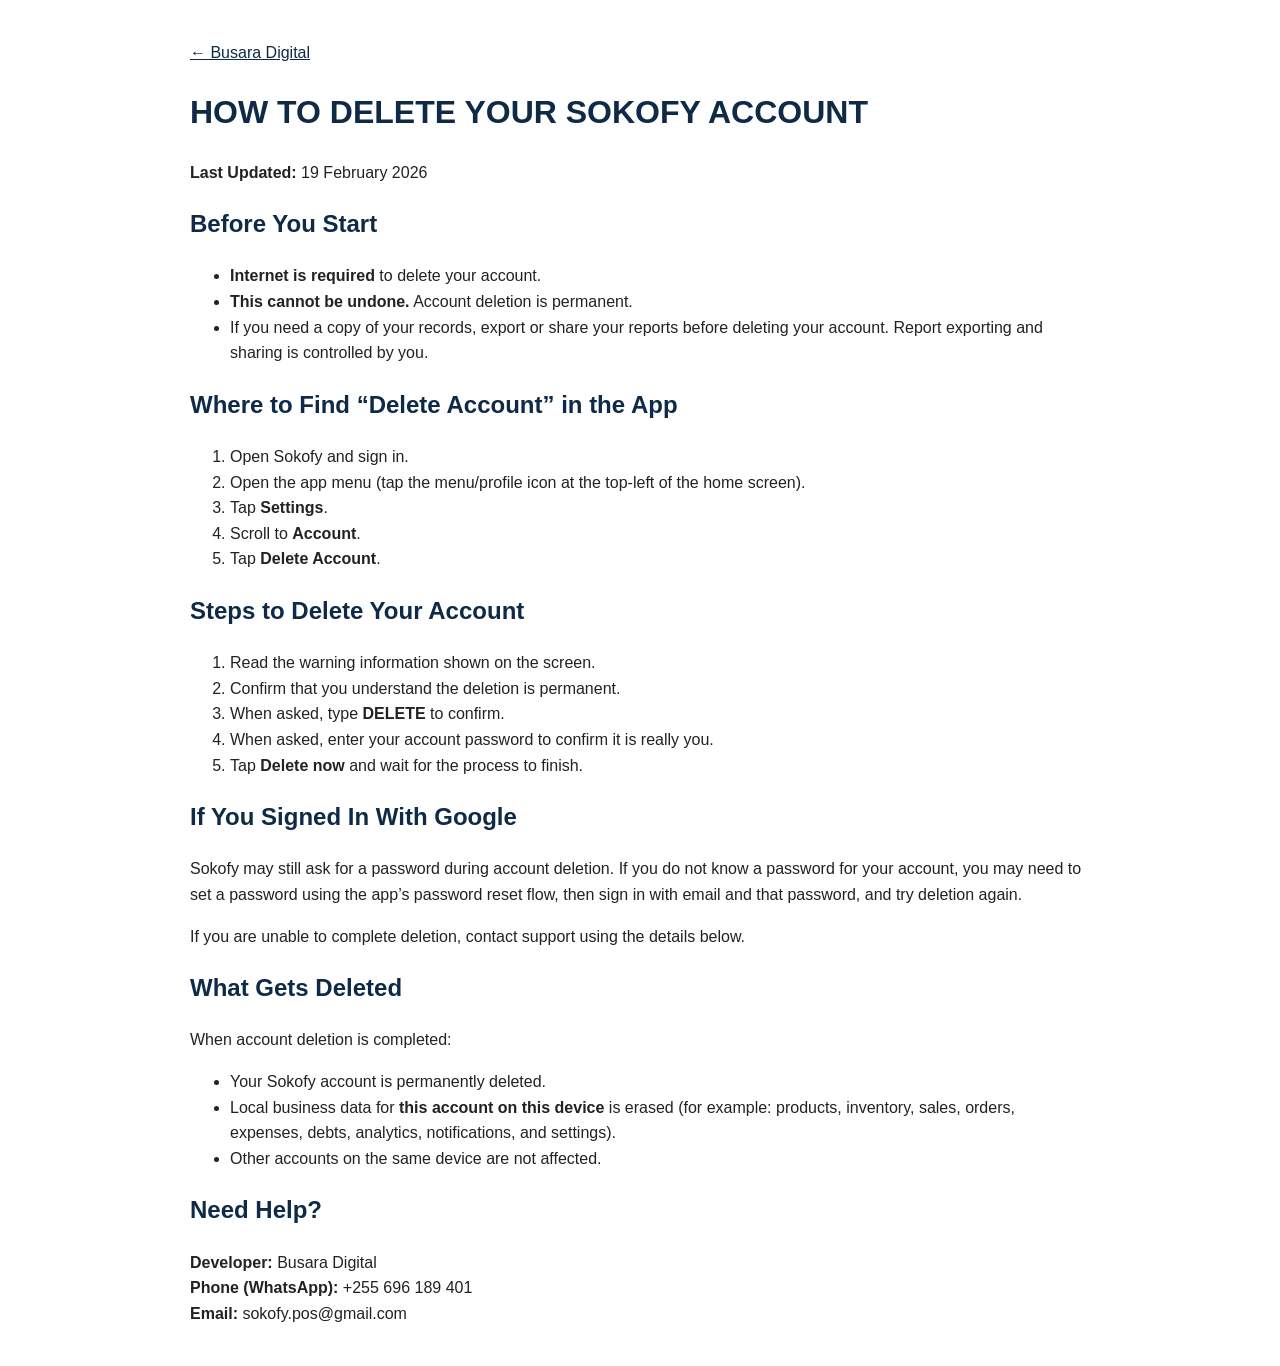
<file: apps/sokofy/account_delete.html>
<!doctype html>
<html lang="en">
<head>
  <meta charset="utf-8" />
  <meta name="viewport" content="width=device-width, initial-scale=1" />
  <title>How to Delete Your Account — Sokofy</title>
  <link rel="stylesheet" href="/assets/style.css">
</head>
<body>

  <p><a href="/">← Busara Digital</a></p>

  <h1>HOW TO DELETE YOUR SOKOFY ACCOUNT</h1>
  <p><strong>Last Updated:</strong> 19 February 2026</p>

  <h2>Before You Start</h2>
  <ul>
    <li><strong>Internet is required</strong> to delete your account.</li>
    <li><strong>This cannot be undone.</strong> Account deletion is permanent.</li>
    <li>
      If you need a copy of your records, export or share your reports before deleting your account.
      Report exporting and sharing is controlled by you.
    </li>
  </ul>

  <h2>Where to Find “Delete Account” in the App</h2>
  <ol>
    <li>Open Sokofy and sign in.</li>
    <li>Open the app menu (tap the menu/profile icon at the top-left of the home screen).</li>
    <li>Tap <strong>Settings</strong>.</li>
    <li>Scroll to <strong>Account</strong>.</li>
    <li>Tap <strong>Delete Account</strong>.</li>
  </ol>

  <h2>Steps to Delete Your Account</h2>
  <ol>
    <li>Read the warning information shown on the screen.</li>
    <li>Confirm that you understand the deletion is permanent.</li>
    <li>When asked, type <strong>DELETE</strong> to confirm.</li>
    <li>When asked, enter your account password to confirm it is really you.</li>
    <li>Tap <strong>Delete now</strong> and wait for the process to finish.</li>
  </ol>

  <h2>If You Signed In With Google</h2>
  <p>
    Sokofy may still ask for a password during account deletion. If you do not know a password for your account,
    you may need to set a password using the app’s password reset flow, then sign in with email and that password,
    and try deletion again.
  </p>
  <p>
    If you are unable to complete deletion, contact support using the details below.
  </p>

  <h2>What Gets Deleted</h2>
  <p>When account deletion is completed:</p>
  <ul>
    <li>Your Sokofy account is permanently deleted.</li>
    <li>
      Local business data for <strong>this account on this device</strong> is erased (for example: products, inventory,
      sales, orders, expenses, debts, analytics, notifications, and settings).
    </li>
    <li>Other accounts on the same device are not affected.</li>
  </ul>

  <h2>Need Help?</h2>
  <p>
    <strong>Developer:</strong> Busara Digital<br>
    <strong>Phone (WhatsApp):</strong> +255 696 189 401<br>
    <strong>Email:</strong> sokofy.pos@gmail.com
  </p>

</body>
</html>
</file>
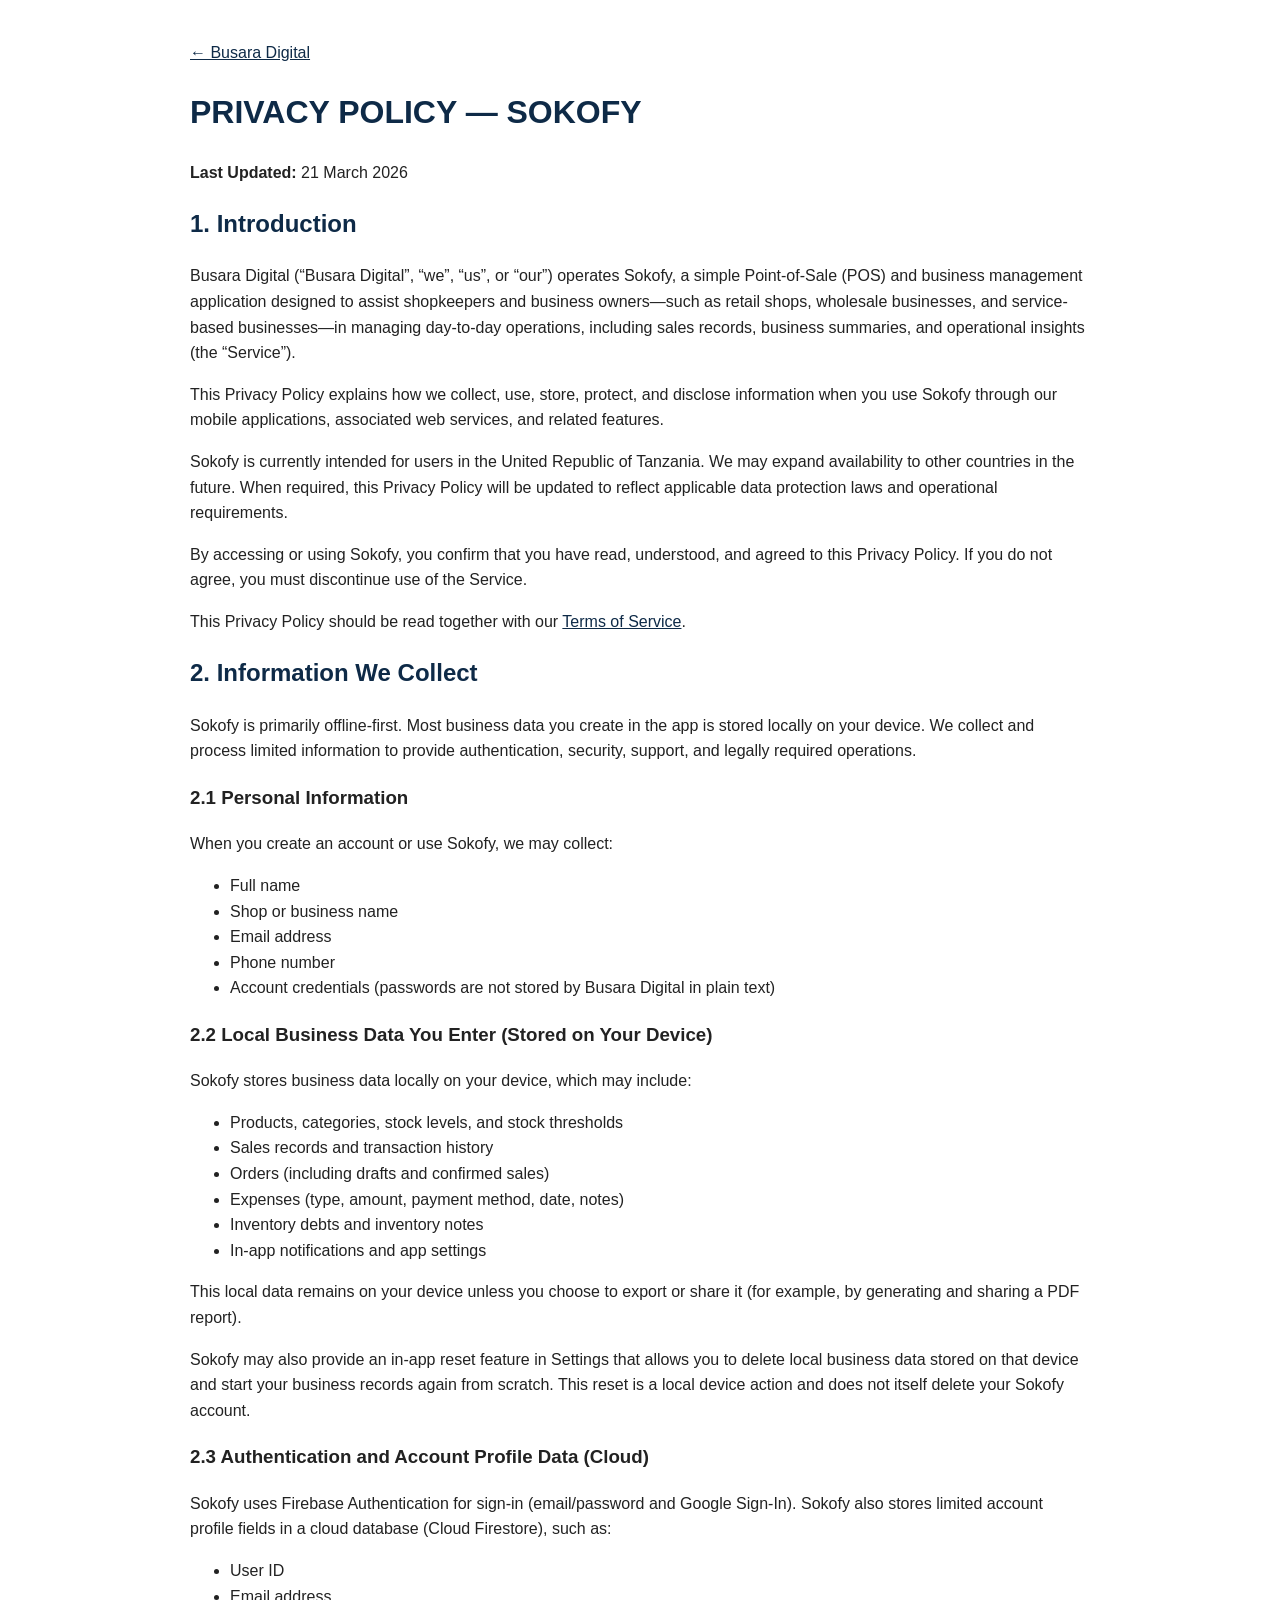
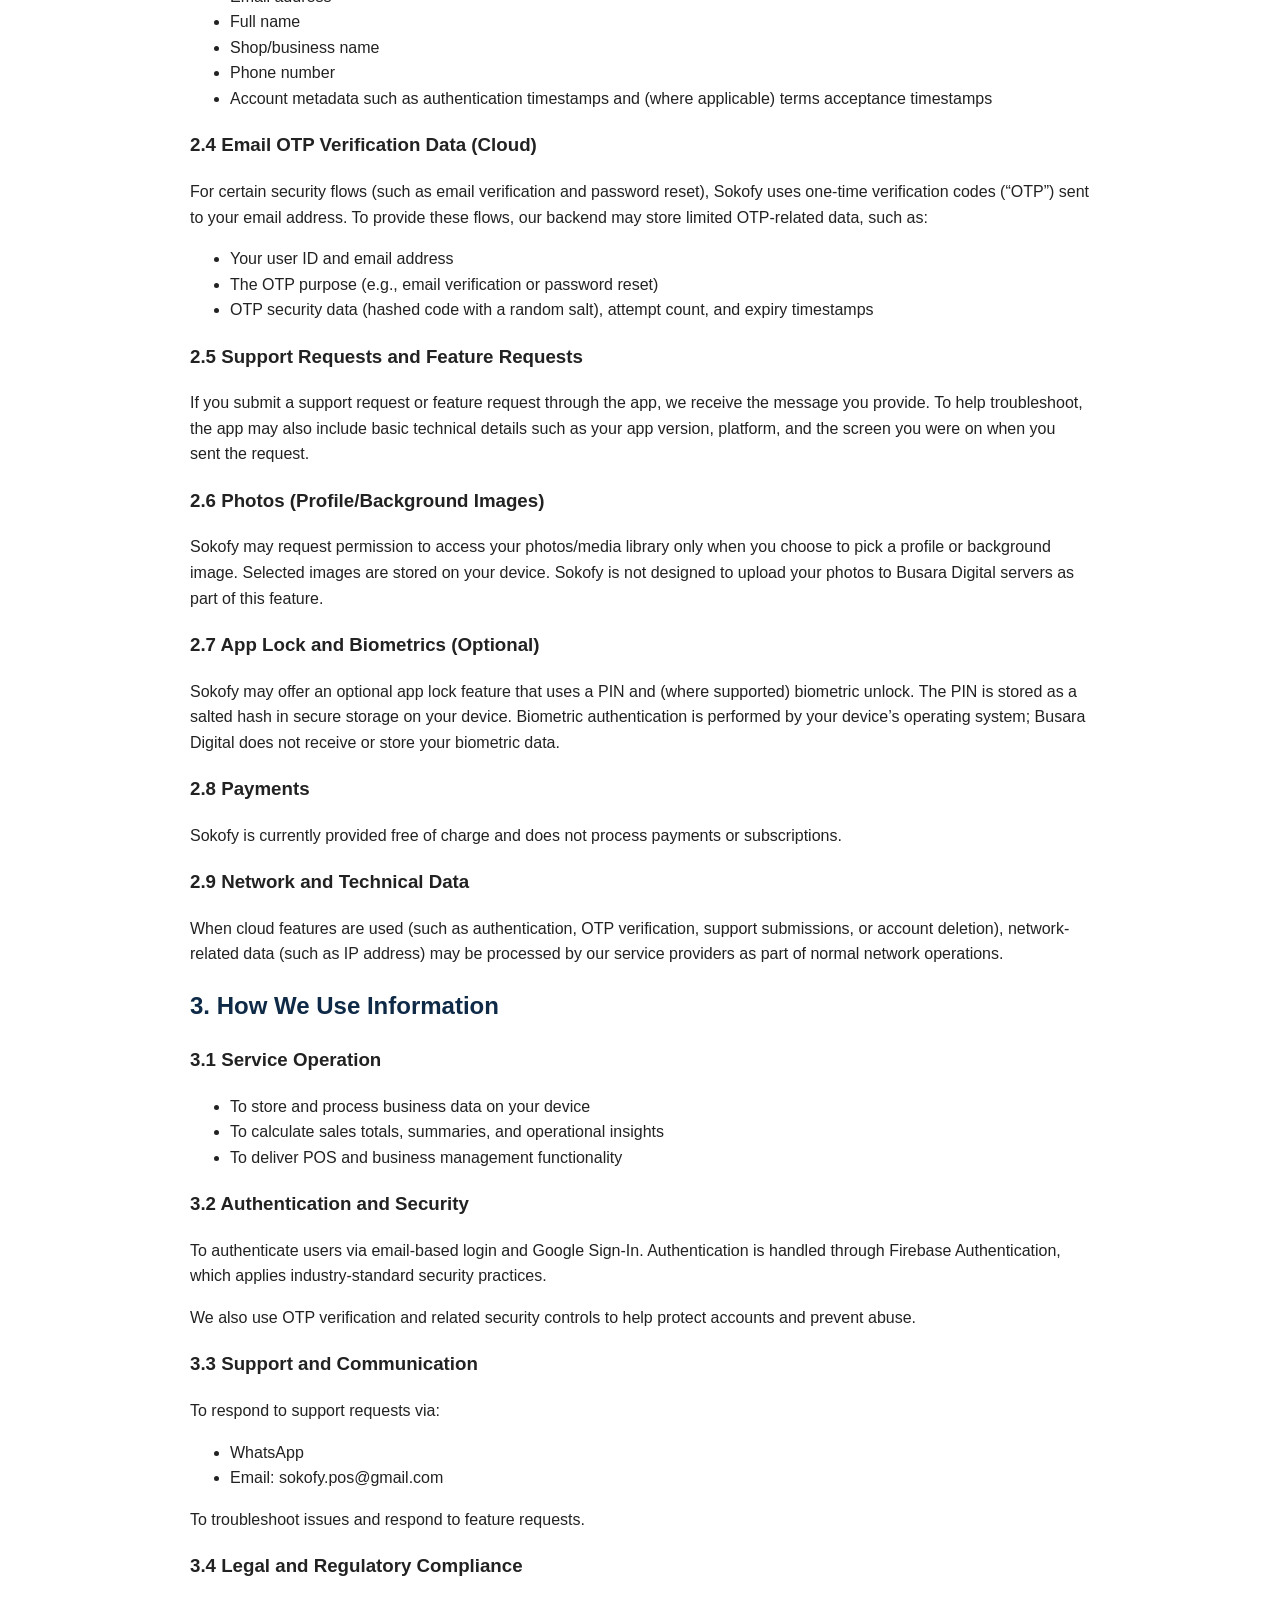
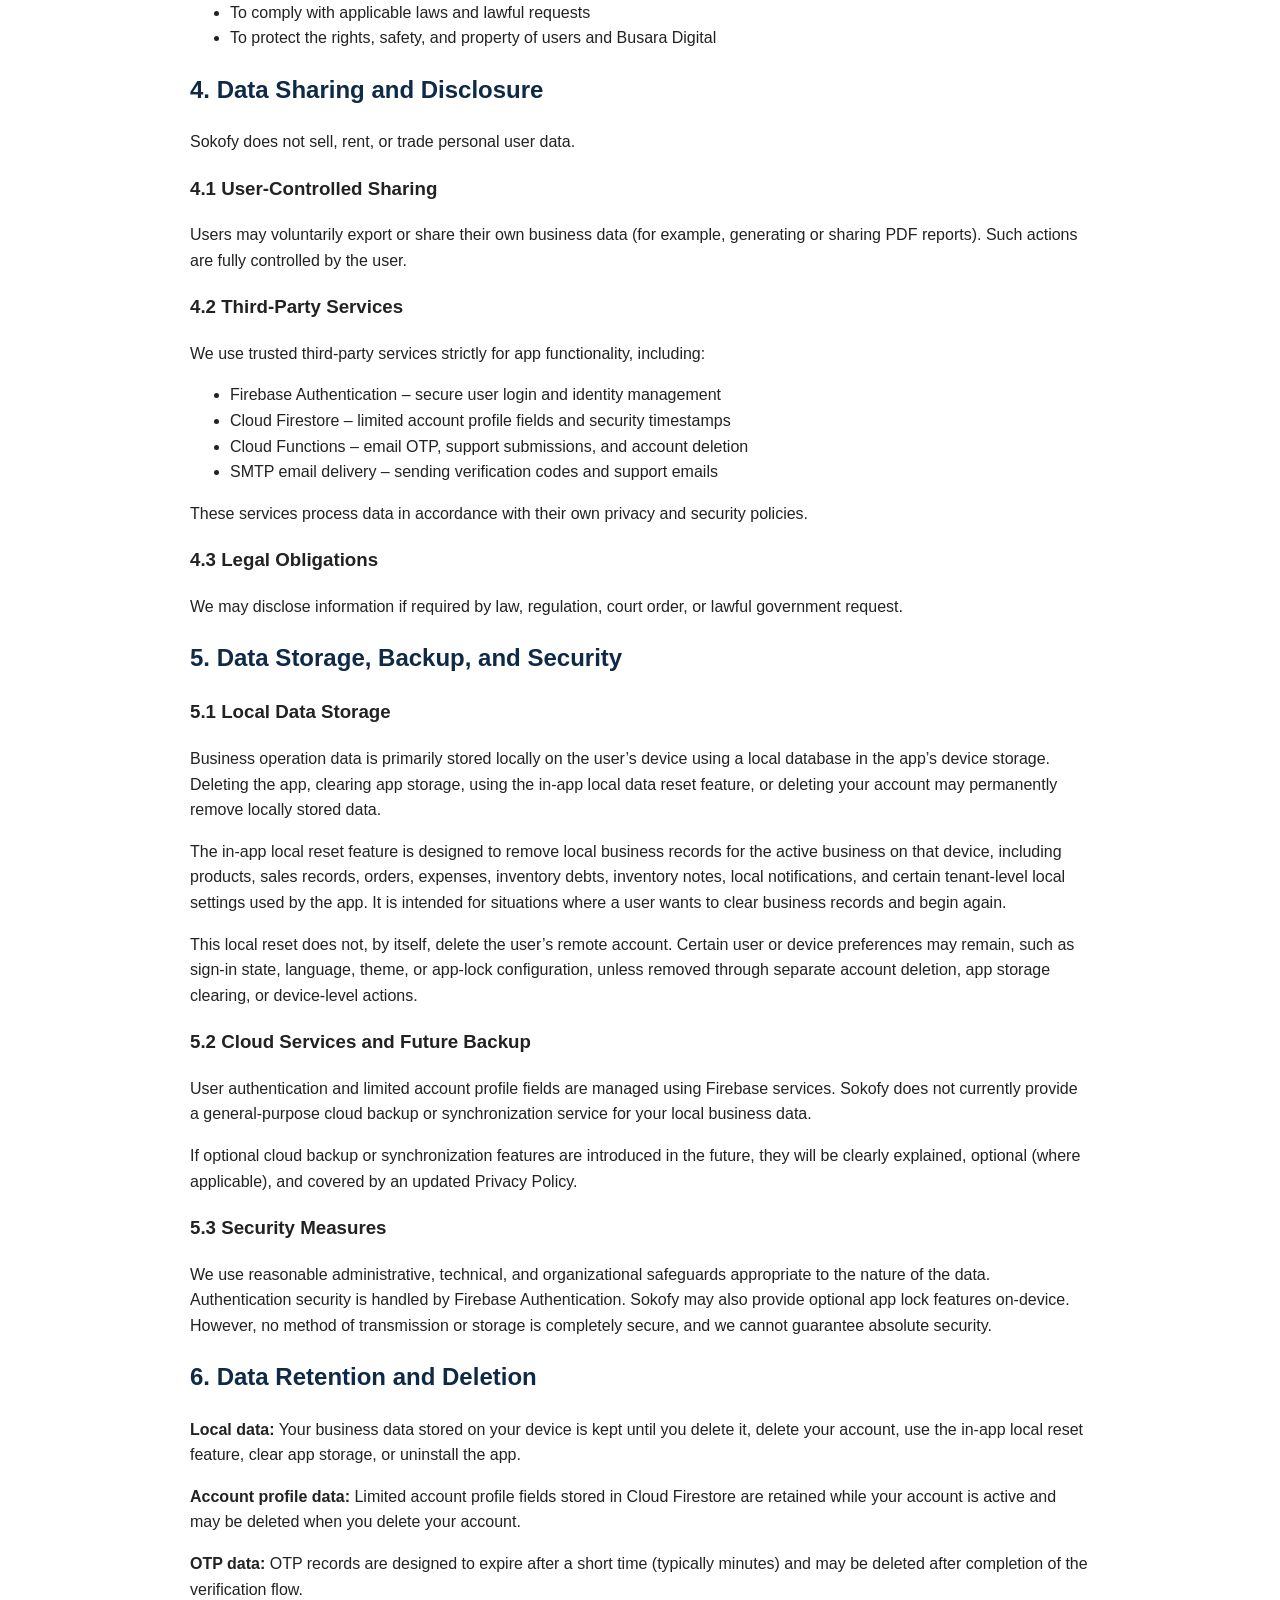
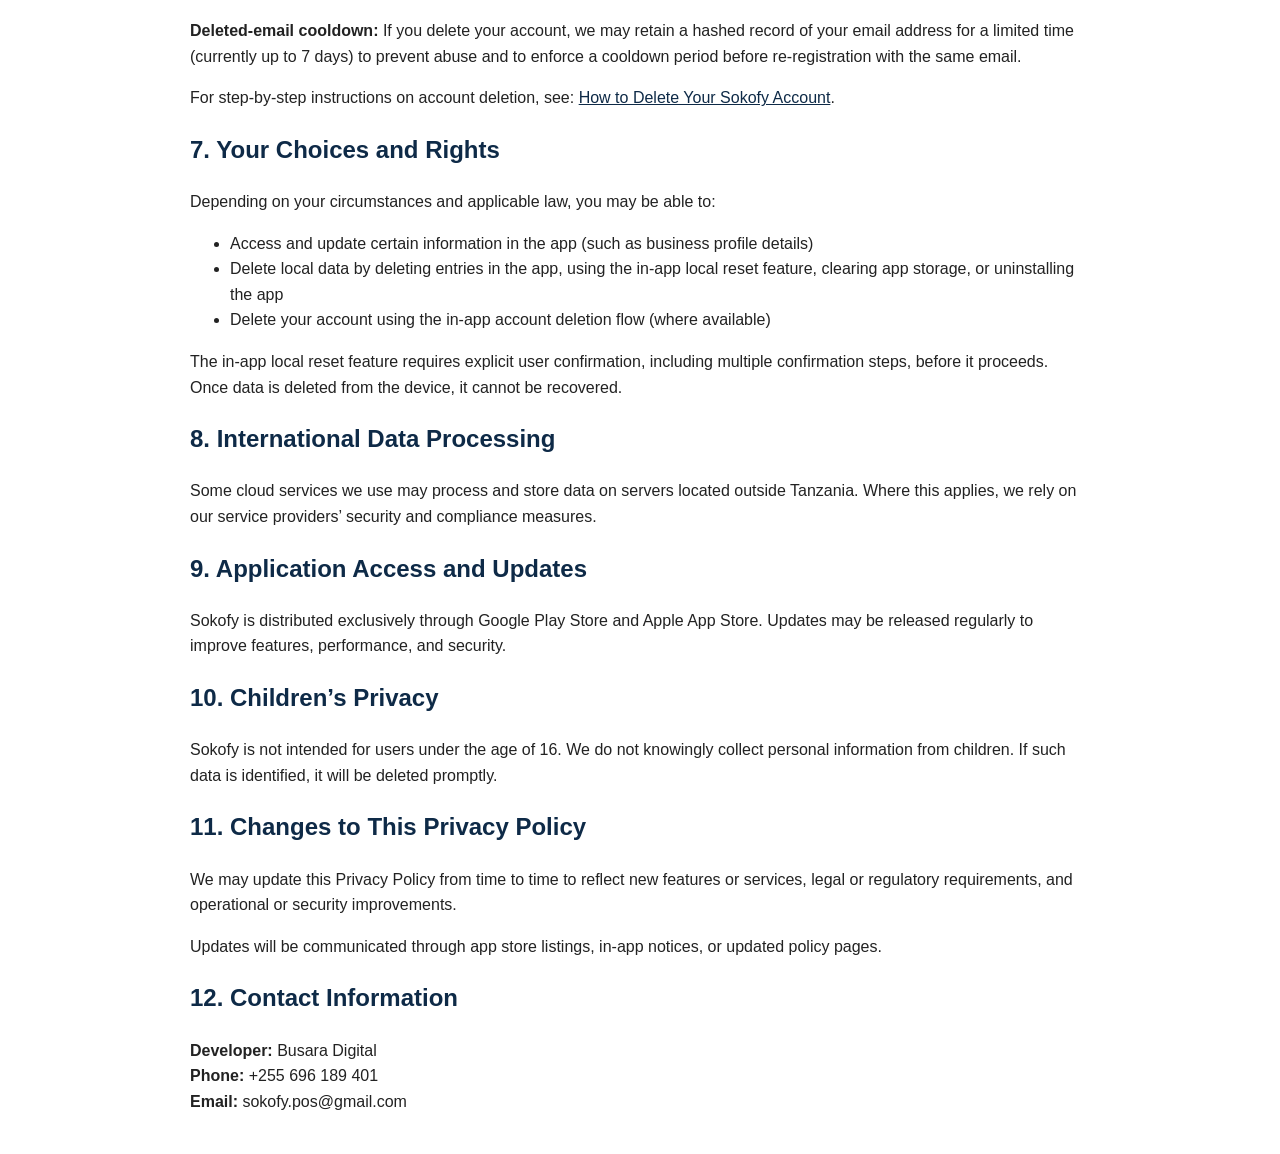
<file: apps/sokofy/privacy-policy.html>
<!doctype html>
<html lang="en">
<head>
  <meta charset="utf-8" />
  <meta name="viewport" content="width=device-width, initial-scale=1" />
  <title>Privacy Policy — Sokofy</title>
  <link rel="stylesheet" href="/assets/style.css">
</head>
<body>

  <p><a href="/">← Busara Digital</a></p>

  <h1>PRIVACY POLICY — SOKOFY</h1>
  <p><strong>Last Updated:</strong> 21 March 2026</p>

  <h2>1. Introduction</h2>
  <p>
    Busara Digital (“Busara Digital”, “we”, “us”, or “our”) operates Sokofy, a
    simple Point-of-Sale (POS) and business management application designed to
    assist shopkeepers and business owners—such as retail shops, wholesale
    businesses, and service-based businesses—in managing day-to-day operations,
    including sales records, business summaries, and operational insights (the
    “Service”).
  </p>
  <p>
    This Privacy Policy explains how we collect, use, store, protect, and
    disclose information when you use Sokofy through our mobile applications,
    associated web services, and related features.
  </p>
  <p>
    Sokofy is currently intended for users in the United Republic of Tanzania.
    We may expand availability to other countries in the future. When required,
    this Privacy Policy will be updated to reflect applicable data protection
    laws and operational requirements.
  </p>
  <p>
    By accessing or using Sokofy, you confirm that you have read, understood,
    and agreed to this Privacy Policy. If you do not agree, you must discontinue
    use of the Service.
  </p>
  <p>
    This Privacy Policy should be read together with our
    <a href="/apps/sokofy/terms-of-service.html">Terms of Service</a>.
  </p>
  <!-- <p>
    Official Website: [INSERT WEBSITE URL]
  </p> -->

  <h2>2. Information We Collect</h2>
  <p>
    Sokofy is primarily offline-first. Most business data you create in the app
    is stored locally on your device. We collect and process limited information
    to provide authentication, security, support, and legally required operations.
  </p>

  <h3>2.1 Personal Information</h3>
  <p>When you create an account or use Sokofy, we may collect:</p>
  <ul>
    <li>Full name</li>
    <li>Shop or business name</li>
    <li>Email address</li>
    <li>Phone number</li>
    <li>Account credentials (passwords are not stored by Busara Digital in plain text)</li>
  </ul>

  <h3>2.2 Local Business Data You Enter (Stored on Your Device)</h3>
  <p>
    Sokofy stores business data locally on your device, which may include:
  </p>
  <ul>
    <li>Products, categories, stock levels, and stock thresholds</li>
    <li>Sales records and transaction history</li>
    <li>Orders (including drafts and confirmed sales)</li>
    <li>Expenses (type, amount, payment method, date, notes)</li>
    <li>Inventory debts and inventory notes</li>
    <li>In-app notifications and app settings</li>
  </ul>
  <p>
    This local data remains on your device unless you choose to export or share
    it (for example, by generating and sharing a PDF report).
  </p>
  <p>
    Sokofy may also provide an in-app reset feature in Settings that allows you
    to delete local business data stored on that device and start your business
    records again from scratch. This reset is a local device action and does
    not itself delete your Sokofy account.
  </p>

  <h3>2.3 Authentication and Account Profile Data (Cloud)</h3>
  <p>
    Sokofy uses Firebase Authentication for sign-in (email/password and Google Sign-In).
    Sokofy also stores limited account profile fields in a cloud database (Cloud Firestore),
    such as:
  </p>
  <ul>
    <li>User ID</li>
    <li>Email address</li>
    <li>Full name</li>
    <li>Shop/business name</li>
    <li>Phone number</li>
    <li>Account metadata such as authentication timestamps and (where applicable) terms acceptance timestamps</li>
  </ul>

  <h3>2.4 Email OTP Verification Data (Cloud)</h3>
  <p>
    For certain security flows (such as email verification and password reset),
    Sokofy uses one-time verification codes (“OTP”) sent to your email address.
    To provide these flows, our backend may store limited OTP-related data, such as:
  </p>
  <ul>
    <li>Your user ID and email address</li>
    <li>The OTP purpose (e.g., email verification or password reset)</li>
    <li>OTP security data (hashed code with a random salt), attempt count, and expiry timestamps</li>
  </ul>

  <h3>2.5 Support Requests and Feature Requests</h3>
  <p>
    If you submit a support request or feature request through the app, we receive the message you provide.
    To help troubleshoot, the app may also include basic technical details such as your app version, platform,
    and the screen you were on when you sent the request.
  </p>

  <h3>2.6 Photos (Profile/Background Images)</h3>
  <p>
    Sokofy may request permission to access your photos/media library only when you choose to pick a profile
    or background image. Selected images are stored on your device. Sokofy is not designed to upload your photos
    to Busara Digital servers as part of this feature.
  </p>

  <h3>2.7 App Lock and Biometrics (Optional)</h3>
  <p>
    Sokofy may offer an optional app lock feature that uses a PIN and (where supported) biometric unlock.
    The PIN is stored as a salted hash in secure storage on your device. Biometric authentication is performed
    by your device’s operating system; Busara Digital does not receive or store your biometric data.
  </p>

  <h3>2.8 Payments</h3>
  <p>
    Sokofy is currently provided free of charge and does not process payments or subscriptions.
  </p>

  <h3>2.9 Network and Technical Data</h3>
  <p>
    When cloud features are used (such as authentication, OTP verification, support submissions, or account deletion),
    network-related data (such as IP address) may be processed by our service providers as part of normal network operations.
  </p>

  <h2>3. How We Use Information</h2>

  <h3>3.1 Service Operation</h3>
  <ul>
    <li>To store and process business data on your device</li>
    <li>To calculate sales totals, summaries, and operational insights</li>
    <li>To deliver POS and business management functionality</li>
  </ul>

  <h3>3.2 Authentication and Security</h3>
  <p>
    To authenticate users via email-based login and Google Sign-In.
    Authentication is handled through Firebase Authentication, which applies
    industry-standard security practices.
  </p>
  <p>
    We also use OTP verification and related security controls to help protect accounts and prevent abuse.
  </p>

  <h3>3.3 Support and Communication</h3>
  <p>
    To respond to support requests via:
  </p>
  <ul>
    <li>WhatsApp</li>
    <li>Email: sokofy.pos@gmail.com</li>
  </ul>
  <p>
    To troubleshoot issues and respond to feature requests.
  </p>

  <h3>3.4 Legal and Regulatory Compliance</h3>
  <ul>
    <li>To comply with applicable laws and lawful requests</li>
    <li>To protect the rights, safety, and property of users and Busara Digital</li>
  </ul>

  <h2>4. Data Sharing and Disclosure</h2>
  <p>
    Sokofy does not sell, rent, or trade personal user data.
  </p>

  <h3>4.1 User-Controlled Sharing</h3>
  <p>
    Users may voluntarily export or share their own business data (for example,
    generating or sharing PDF reports). Such actions are fully controlled by
    the user.
  </p>

  <h3>4.2 Third-Party Services</h3>
  <p>
    We use trusted third-party services strictly for app functionality, including:
  </p>
  <ul>
    <li>Firebase Authentication – secure user login and identity management</li>
    <li>Cloud Firestore – limited account profile fields and security timestamps</li>
    <li>Cloud Functions – email OTP, support submissions, and account deletion</li>
    <li>SMTP email delivery – sending verification codes and support emails</li>
  </ul>
  <p>
    These services process data in accordance with their own privacy and
    security policies.
  </p>

  <h3>4.3 Legal Obligations</h3>
  <p>
    We may disclose information if required by law, regulation, court order,
    or lawful government request.
  </p>

  <h2>5. Data Storage, Backup, and Security</h2>

  <h3>5.1 Local Data Storage</h3>
  <p>
    Business operation data is primarily stored locally on the user’s device
    using a local database in the app’s device storage. Deleting the app,
    clearing app storage, using the in-app local data reset feature, or
    deleting your account may permanently remove locally stored data.
  </p>
  <p>
    The in-app local reset feature is designed to remove local business records
    for the active business on that device, including products, sales records,
    orders, expenses, inventory debts, inventory notes, local notifications,
    and certain tenant-level local settings used by the app. It is intended for
    situations where a user wants to clear business records and begin again.
  </p>
  <p>
    This local reset does not, by itself, delete the user’s remote account.
    Certain user or device preferences may remain, such as sign-in state,
    language, theme, or app-lock configuration, unless removed through separate
    account deletion, app storage clearing, or device-level actions.
  </p>

  <h3>5.2 Cloud Services and Future Backup</h3>
  <p>
    User authentication and limited account profile fields are managed using Firebase services.
    Sokofy does not currently provide a general-purpose cloud backup or synchronization service for your local business data.
  </p>
  <p>
    If optional cloud backup or synchronization features are introduced in the future, they will be clearly explained,
    optional (where applicable), and covered by an updated Privacy Policy.
  </p>

  <h3>5.3 Security Measures</h3>
  <p>
    We use reasonable administrative, technical, and organizational safeguards appropriate to the nature of the data.
    Authentication security is handled by Firebase Authentication. Sokofy may also provide optional app lock features on-device.
    However, no method of transmission or storage is completely secure, and we cannot guarantee absolute security.
  </p>

  <h2>6. Data Retention and Deletion</h2>
  <p>
    <strong>Local data:</strong> Your business data stored on your device is kept until you delete it, delete your account,
    use the in-app local reset feature, clear app storage, or uninstall the app.
  </p>
  <p>
    <strong>Account profile data:</strong> Limited account profile fields stored in Cloud Firestore are retained while your account is active
    and may be deleted when you delete your account.
  </p>
  <p>
    <strong>OTP data:</strong> OTP records are designed to expire after a short time (typically minutes) and may be deleted after completion of the verification flow.
  </p>
  <p>
    <strong>Deleted-email cooldown:</strong> If you delete your account, we may retain a hashed record of your email address for a limited time (currently up to 7 days)
    to prevent abuse and to enforce a cooldown period before re-registration with the same email.
  </p>
  <p>
    For step-by-step instructions on account deletion, see:
    <a href="/apps/sokofy/account_delete.html">How to Delete Your Sokofy Account</a>.
  </p>

  <h2>7. Your Choices and Rights</h2>
  <p>Depending on your circumstances and applicable law, you may be able to:</p>
  <ul>
    <li>Access and update certain information in the app (such as business profile details)</li>
    <li>Delete local data by deleting entries in the app, using the in-app local reset feature, clearing app storage, or uninstalling the app</li>
    <li>Delete your account using the in-app account deletion flow (where available)</li>
  </ul>
  <p>
    The in-app local reset feature requires explicit user confirmation, including
    multiple confirmation steps, before it proceeds. Once data is deleted from
    the device, it cannot be recovered.
  </p>

  <h2>8. International Data Processing</h2>
  <p>
    Some cloud services we use may process and store data on servers located outside Tanzania.
    Where this applies, we rely on our service providers’ security and compliance measures.
  </p>

  <h2>9. Application Access and Updates</h2>
  <p>
    Sokofy is distributed exclusively through Google Play Store and Apple App
    Store. Updates may be released regularly to improve features, performance,
    and security.
  </p>

  <h2>10. Children’s Privacy</h2>
  <p>
    Sokofy is not intended for users under the age of 16.
    We do not knowingly collect personal information from children. If such
    data is identified, it will be deleted promptly.
  </p>

  <h2>11. Changes to This Privacy Policy</h2>
  <p>
    We may update this Privacy Policy from time to time to reflect new
    features or services, legal or regulatory requirements, and operational
    or security improvements.
  </p>
  <p>
    Updates will be communicated through app store listings, in-app notices,
    or updated policy pages.
  </p>

  <h2>12. Contact Information</h2>
  <p>
    <strong>Developer:</strong> Busara Digital<br>
    <strong>Phone:</strong> +255 696 189 401<br>
    <strong>Email:</strong> sokofy.pos@gmail.com
  </p>

</body>
</html>
</file>
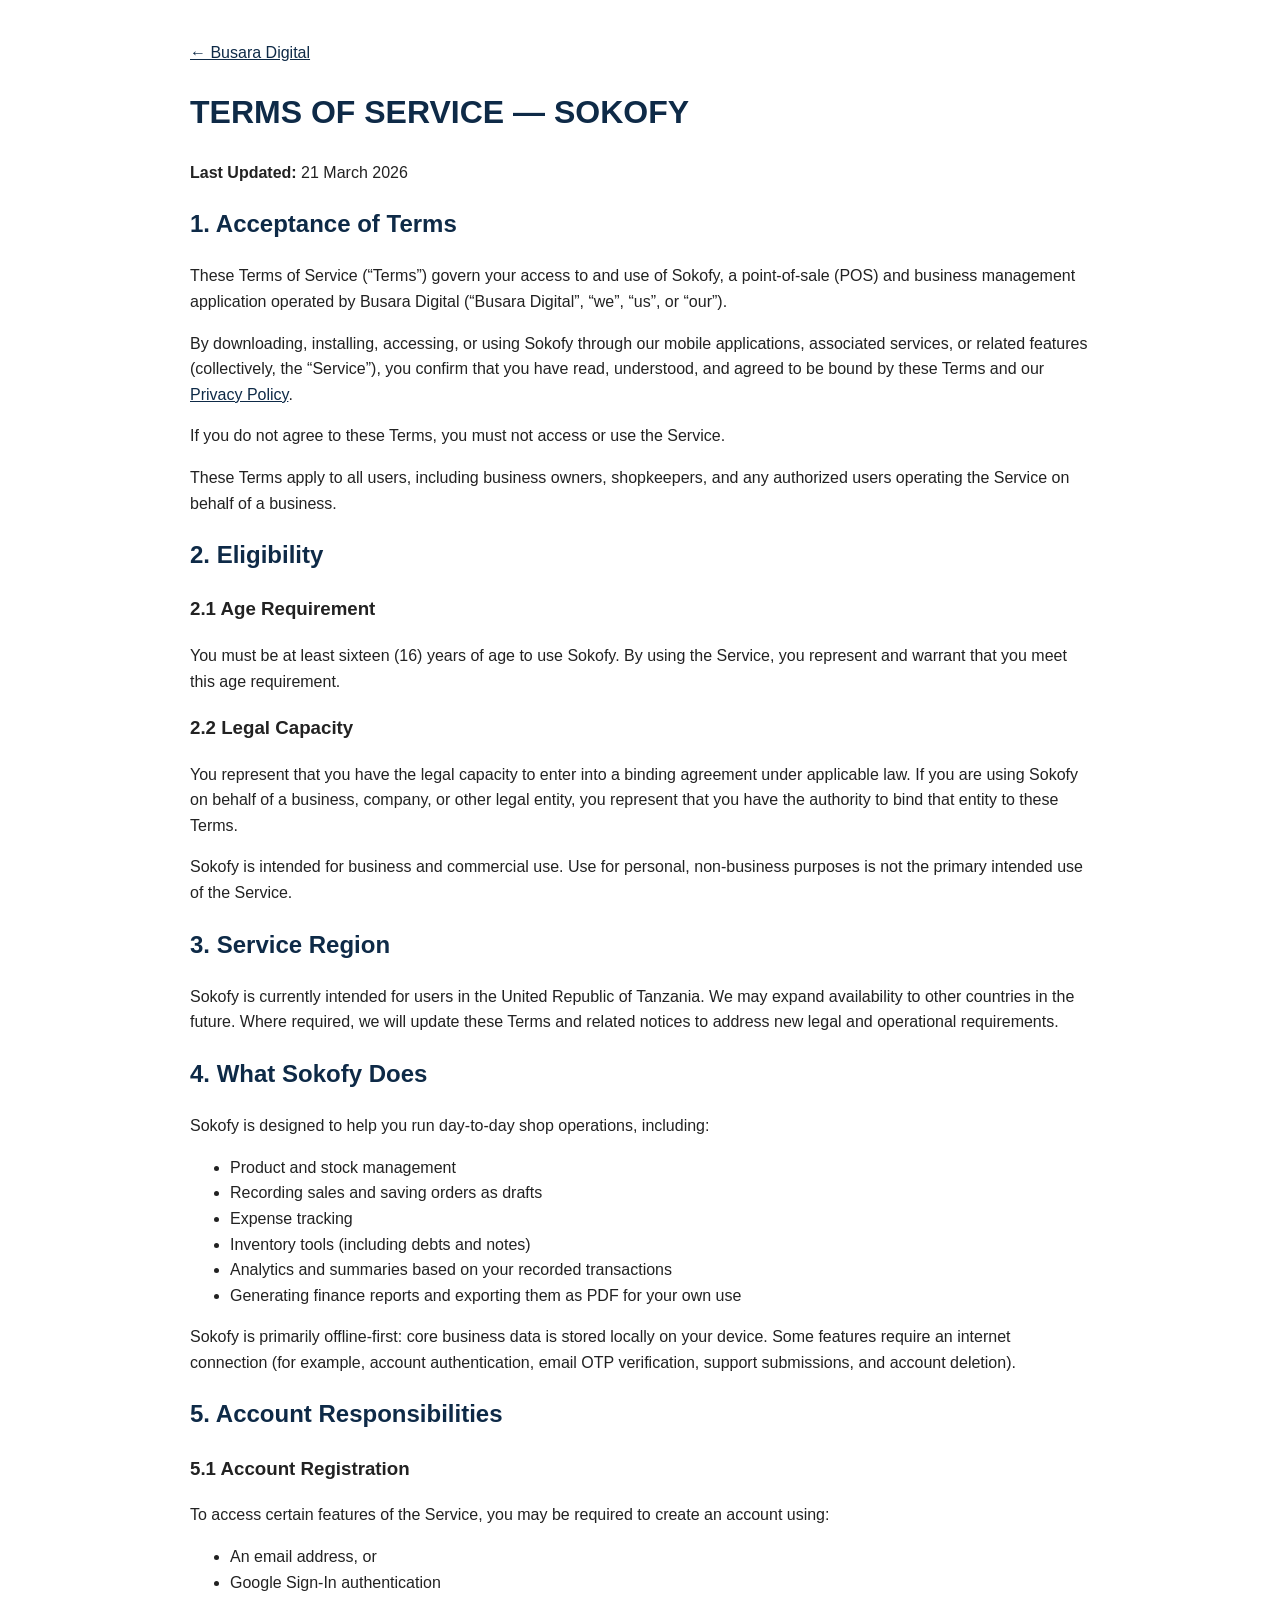
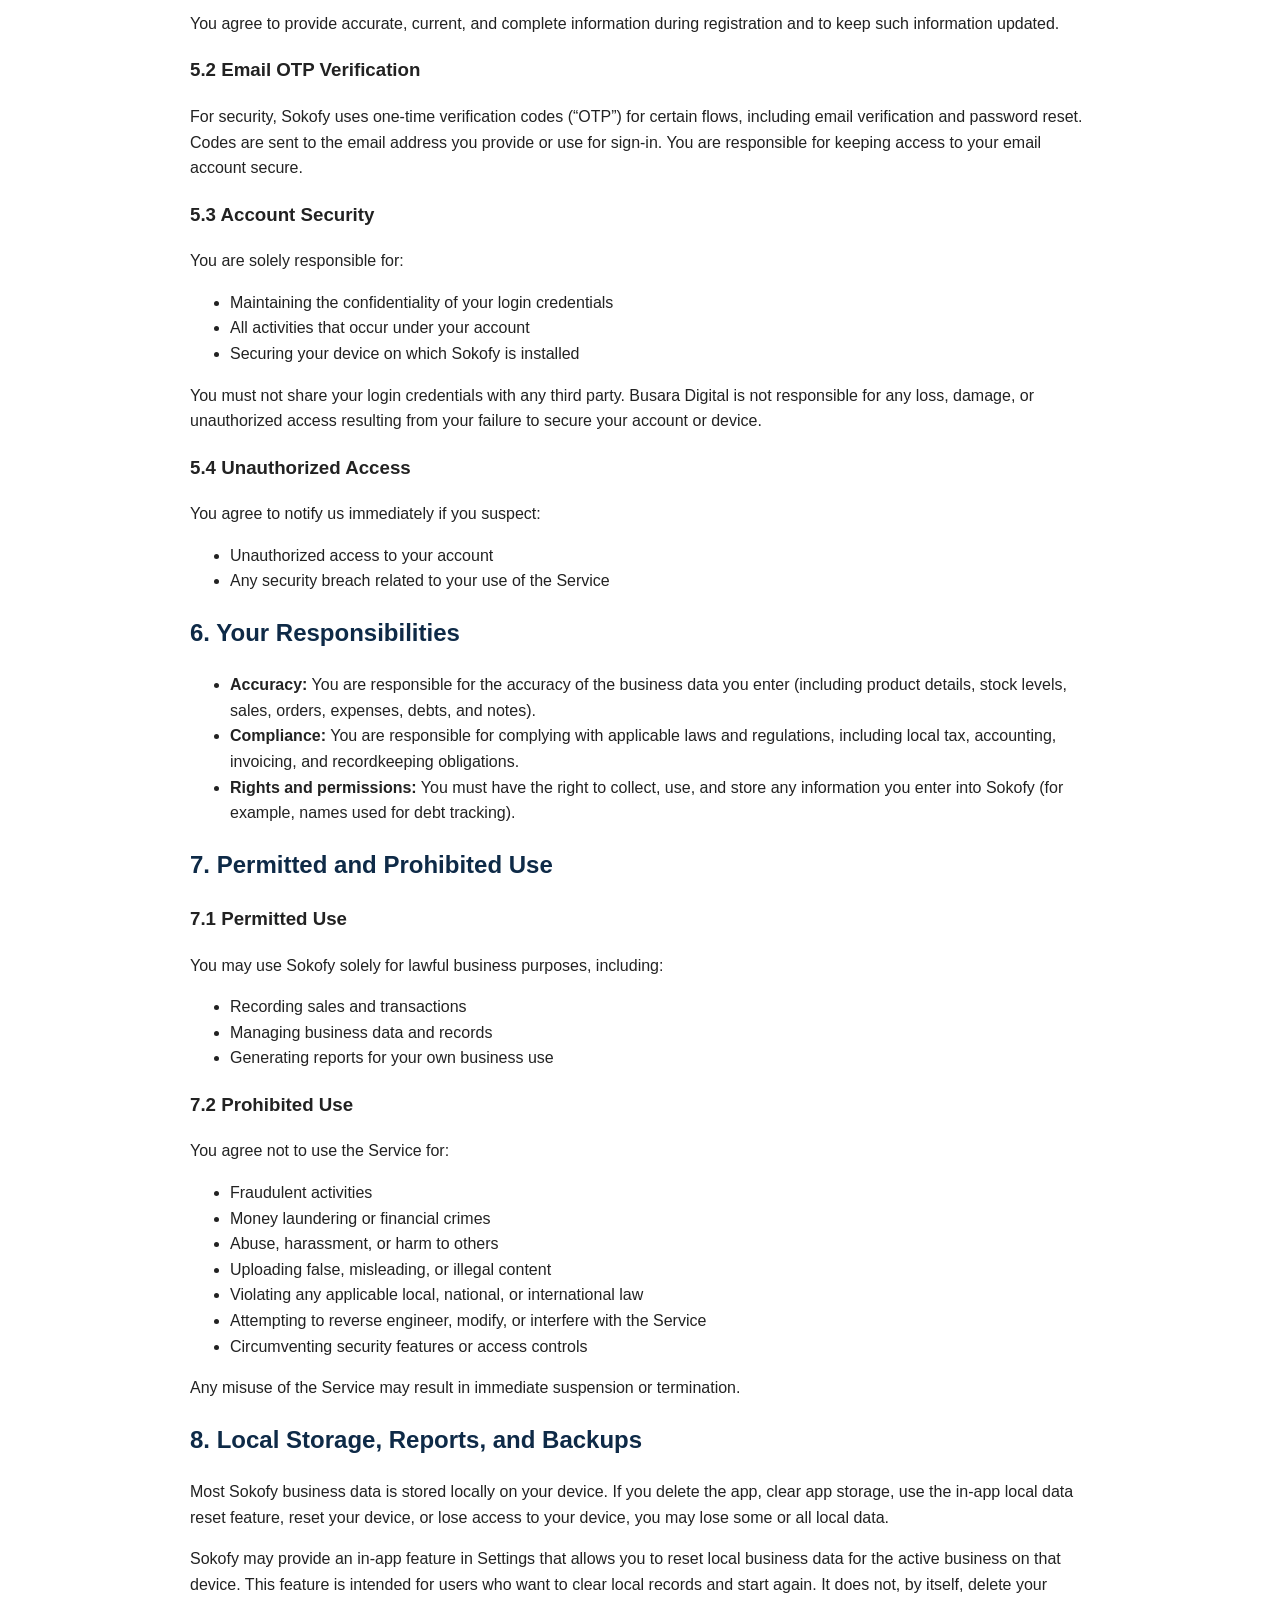
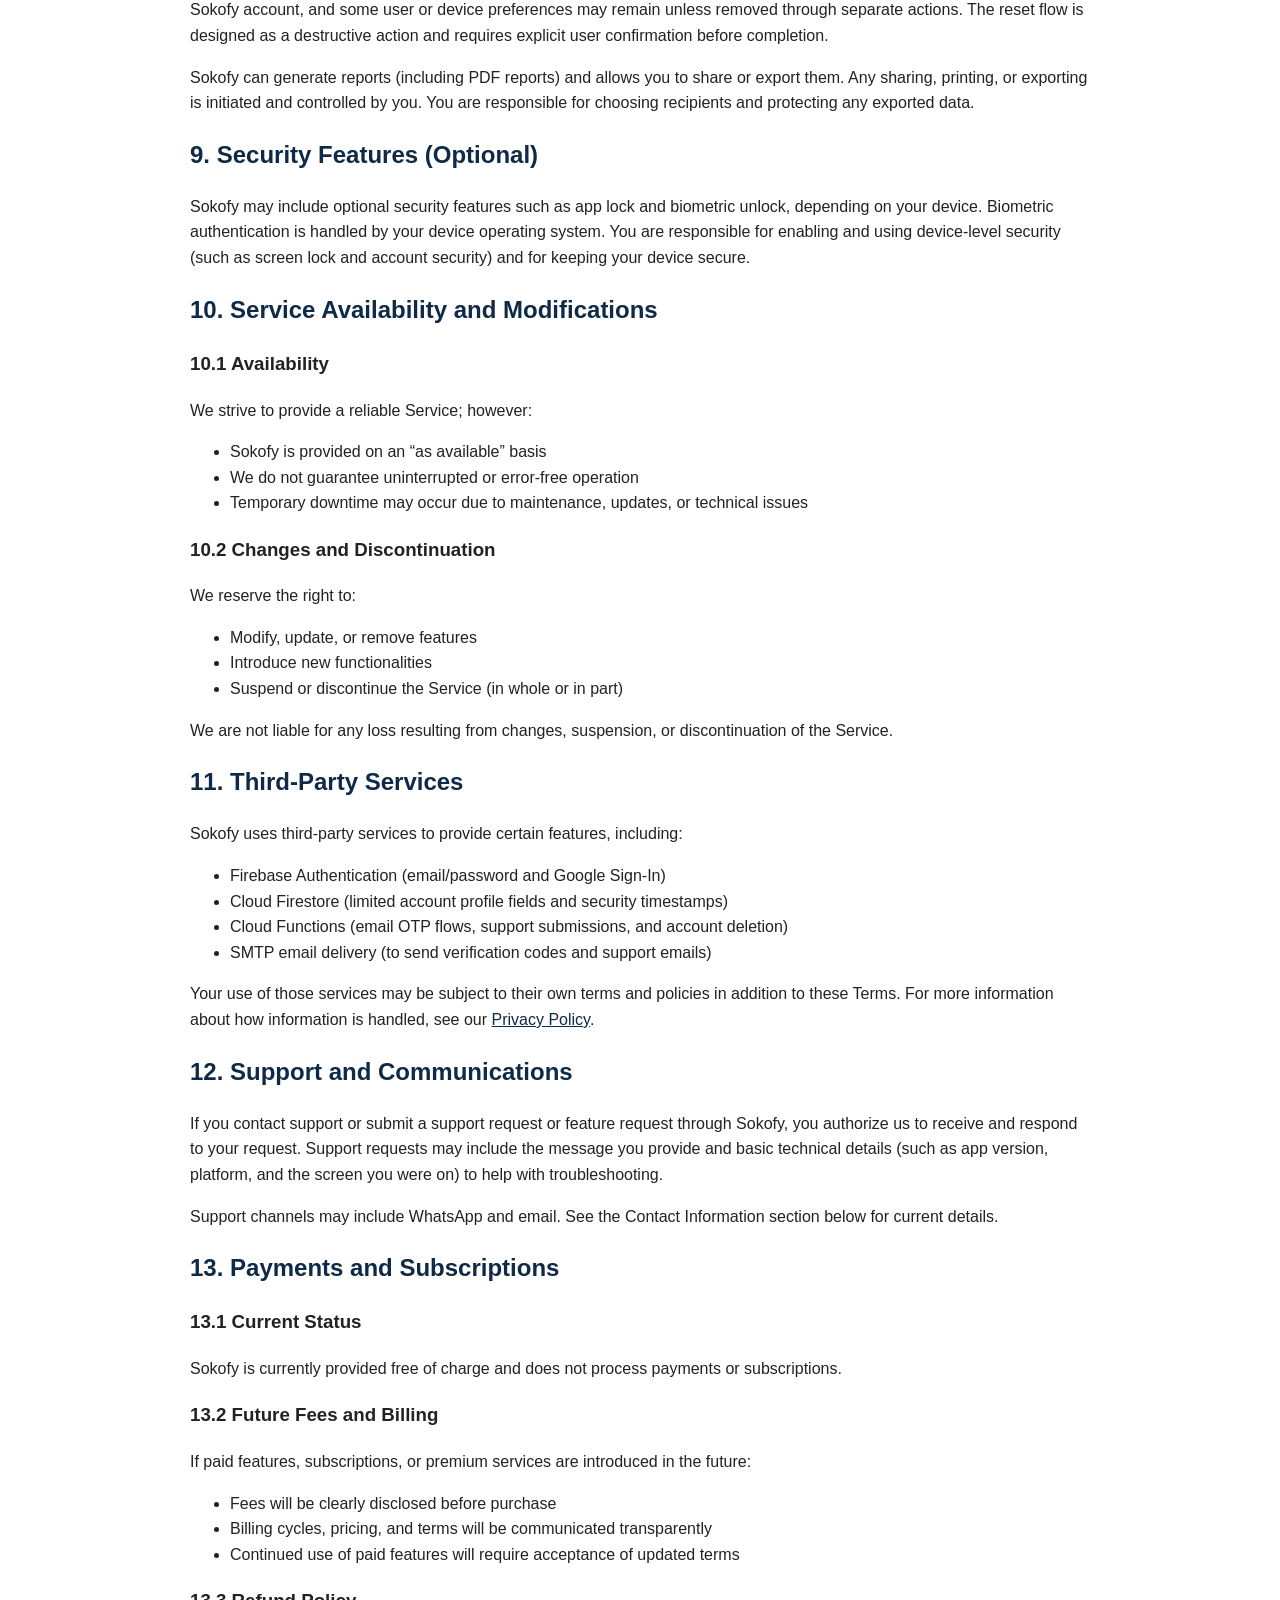
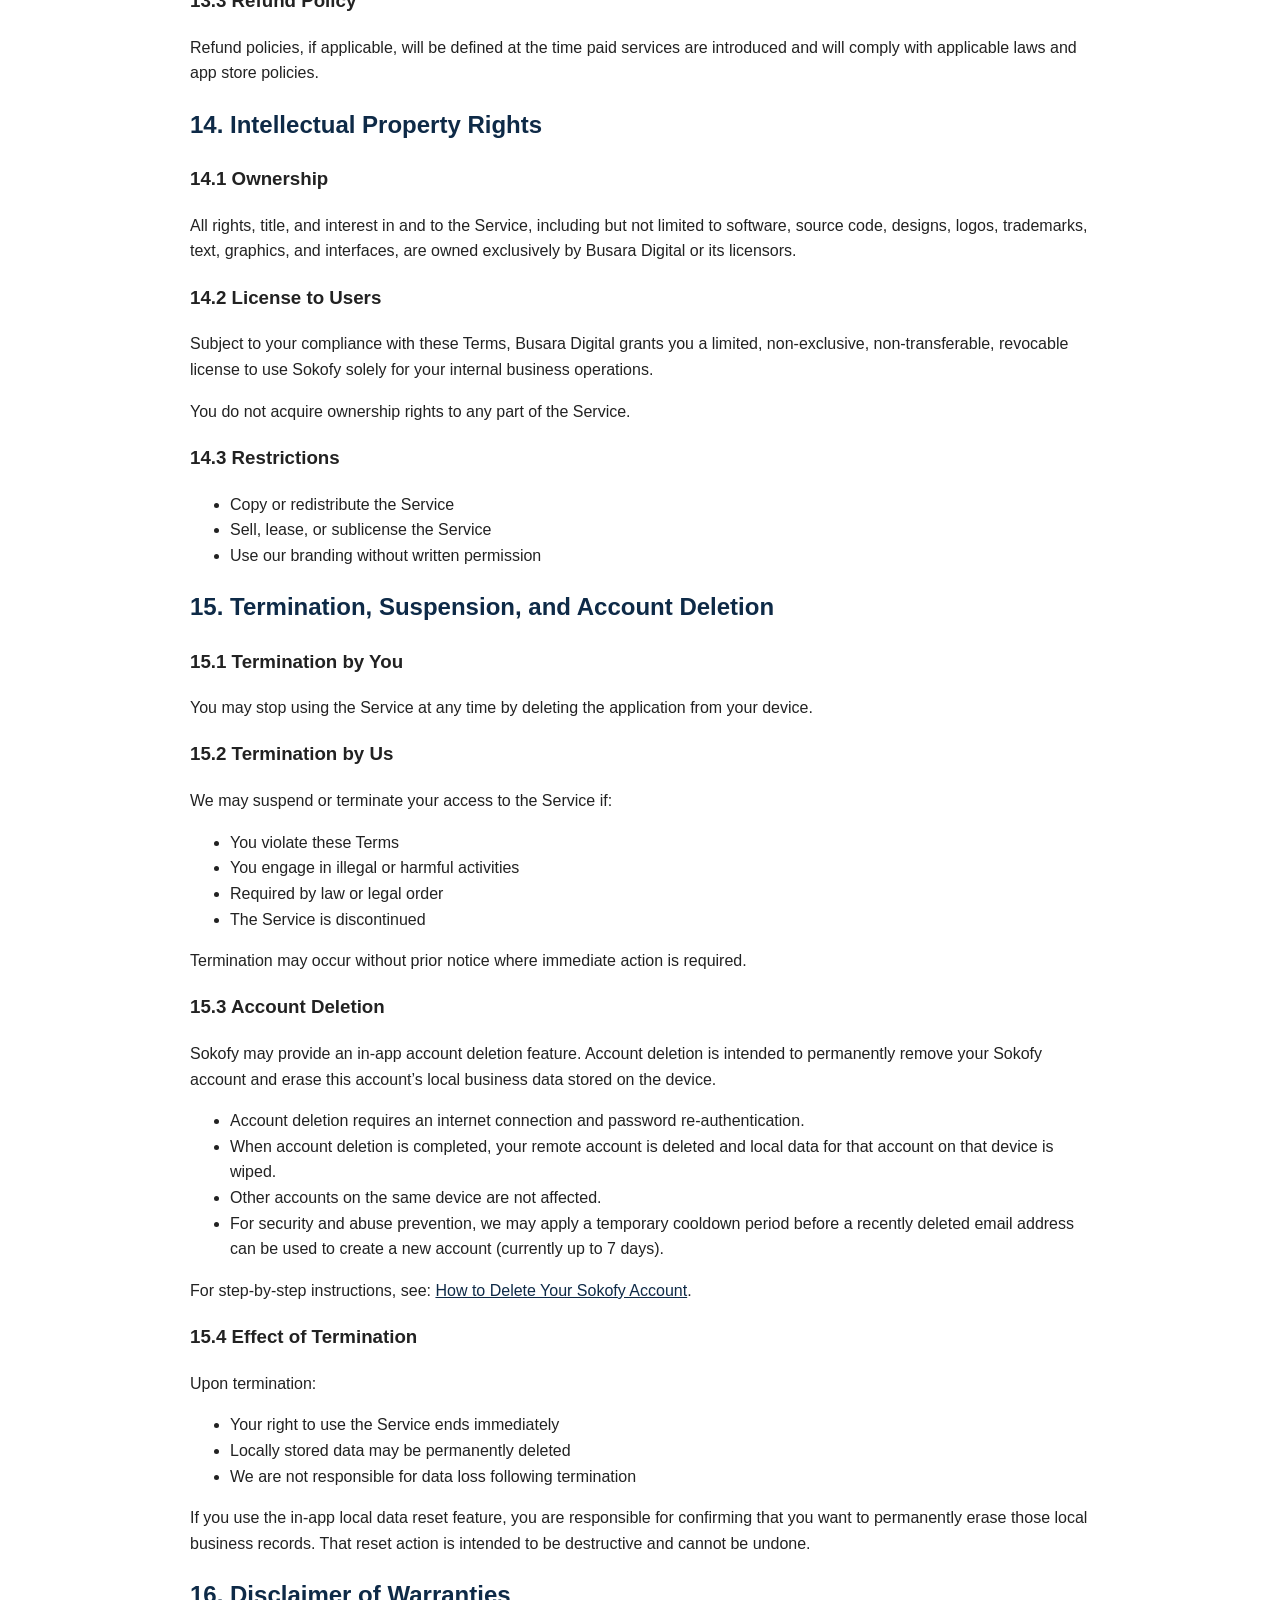
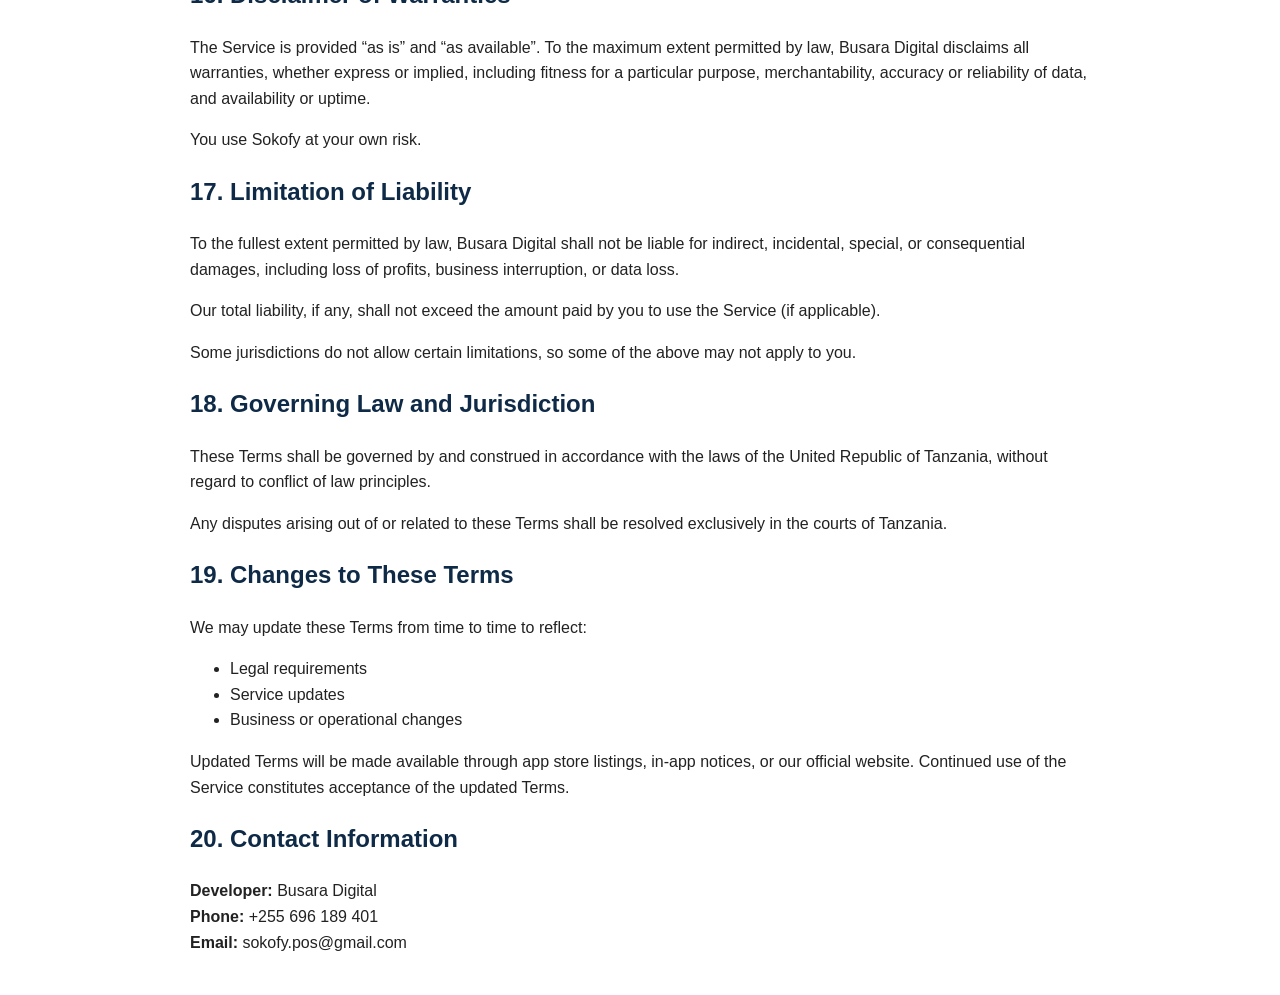
<file: apps/sokofy/terms-of-service.html>
<!doctype html>
<html lang="en">
<head>
  <meta charset="utf-8" />
  <meta name="viewport" content="width=device-width, initial-scale=1" />
  <title>Terms of Service — Sokofy</title>
  <link rel="stylesheet" href="/assets/style.css">
</head>
<body>

  <p><a href="/">← Busara Digital</a></p>

  <h1>TERMS OF SERVICE — SOKOFY</h1>
  <p><strong>Last Updated:</strong> 21 March 2026</p>

  <h2>1. Acceptance of Terms</h2>
  <p>
    These Terms of Service (“Terms”) govern your access to and use of Sokofy, a
    point-of-sale (POS) and business management application operated by Busara
    Digital (“Busara Digital”, “we”, “us”, or “our”).
  </p>
  <p>
    By downloading, installing, accessing, or using Sokofy through our mobile
    applications, associated services, or related features (collectively, the
    “Service”), you confirm that you have read, understood, and agreed to be
    bound by these Terms and our <a href="/apps/sokofy/privacy-policy.html">Privacy Policy</a>.
  </p>
  <p>
    If you do not agree to these Terms, you must not access or use the Service.
  </p>
  <p>
    These Terms apply to all users, including business owners, shopkeepers, and
    any authorized users operating the Service on behalf of a business.
  </p>

  <h2>2. Eligibility</h2>

  <h3>2.1 Age Requirement</h3>
  <p>
    You must be at least sixteen (16) years of age to use Sokofy.
    By using the Service, you represent and warrant that you meet this age
    requirement.
  </p>

  <h3>2.2 Legal Capacity</h3>
  <p>
    You represent that you have the legal capacity to enter into a binding
    agreement under applicable law. If you are using Sokofy on behalf of a
    business, company, or other legal entity, you represent that you have the
    authority to bind that entity to these Terms.
  </p>
  <p>
    Sokofy is intended for business and commercial use. Use for personal,
    non-business purposes is not the primary intended use of the Service.
  </p>

  <h2>3. Service Region</h2>
  <p>
    Sokofy is currently intended for users in the United Republic of Tanzania.
    We may expand availability to other countries in the future. Where required,
    we will update these Terms and related notices to address new legal and operational
    requirements.
  </p>

  <h2>4. What Sokofy Does</h2>
  <p>Sokofy is designed to help you run day-to-day shop operations, including:</p>
  <ul>
    <li>Product and stock management</li>
    <li>Recording sales and saving orders as drafts</li>
    <li>Expense tracking</li>
    <li>Inventory tools (including debts and notes)</li>
    <li>Analytics and summaries based on your recorded transactions</li>
    <li>Generating finance reports and exporting them as PDF for your own use</li>
  </ul>
  <p>
    Sokofy is primarily offline-first: core business data is stored locally on your device.
    Some features require an internet connection (for example, account authentication, email OTP verification,
    support submissions, and account deletion).
  </p>

  <h2>5. Account Responsibilities</h2>

  <h3>5.1 Account Registration</h3>
  <p>
    To access certain features of the Service, you may be required to create an
    account using:
  </p>
  <ul>
    <li>An email address, or</li>
    <li>Google Sign-In authentication</li>
  </ul>
  <p>
    You agree to provide accurate, current, and complete information during
    registration and to keep such information updated.
  </p>

  <h3>5.2 Email OTP Verification</h3>
  <p>
    For security, Sokofy uses one-time verification codes (“OTP”) for certain flows,
    including email verification and password reset. Codes are sent to the email address
    you provide or use for sign-in. You are responsible for keeping access to your email
    account secure.
  </p>

  <h3>5.3 Account Security</h3>
  <p>You are solely responsible for:</p>
  <ul>
    <li>Maintaining the confidentiality of your login credentials</li>
    <li>All activities that occur under your account</li>
    <li>Securing your device on which Sokofy is installed</li>
  </ul>
  <p>
    You must not share your login credentials with any third party.
    Busara Digital is not responsible for any loss, damage, or unauthorized
    access resulting from your failure to secure your account or device.
  </p>

  <h3>5.4 Unauthorized Access</h3>
  <p>
    You agree to notify us immediately if you suspect:
  </p>
  <ul>
    <li>Unauthorized access to your account</li>
    <li>Any security breach related to your use of the Service</li>
  </ul>

  <h2>6. Your Responsibilities</h2>
  <ul>
    <li>
      <strong>Accuracy:</strong> You are responsible for the accuracy of the business data you enter
      (including product details, stock levels, sales, orders, expenses, debts, and notes).
    </li>
    <li>
      <strong>Compliance:</strong> You are responsible for complying with applicable laws and regulations,
      including local tax, accounting, invoicing, and recordkeeping obligations.
    </li>
    <li>
      <strong>Rights and permissions:</strong> You must have the right to collect, use, and store any information
      you enter into Sokofy (for example, names used for debt tracking).
    </li>
  </ul>

  <h2>7. Permitted and Prohibited Use</h2>

  <h3>7.1 Permitted Use</h3>
  <p>
    You may use Sokofy solely for lawful business purposes, including:
  </p>
  <ul>
    <li>Recording sales and transactions</li>
    <li>Managing business data and records</li>
    <li>Generating reports for your own business use</li>
  </ul>

  <h3>7.2 Prohibited Use</h3>
  <p>You agree not to use the Service for:</p>
  <ul>
    <li>Fraudulent activities</li>
    <li>Money laundering or financial crimes</li>
    <li>Abuse, harassment, or harm to others</li>
    <li>Uploading false, misleading, or illegal content</li>
    <li>Violating any applicable local, national, or international law</li>
    <li>Attempting to reverse engineer, modify, or interfere with the Service</li>
    <li>Circumventing security features or access controls</li>
  </ul>
  <p>
    Any misuse of the Service may result in immediate suspension or termination.
  </p>

  <h2>8. Local Storage, Reports, and Backups</h2>
  <p>
    Most Sokofy business data is stored locally on your device. If you delete the app, clear app storage,
    use the in-app local data reset feature, reset your device, or lose access to your device, you may lose some or all local data.
  </p>
  <p>
    Sokofy may provide an in-app feature in Settings that allows you to reset
    local business data for the active business on that device. This feature is
    intended for users who want to clear local records and start again. It does
    not, by itself, delete your Sokofy account, and some user or device
    preferences may remain unless removed through separate actions. The reset
    flow is designed as a destructive action and requires explicit user
    confirmation before completion.
  </p>
  <p>
    Sokofy can generate reports (including PDF reports) and allows you to share or export them. Any sharing,
    printing, or exporting is initiated and controlled by you. You are responsible for choosing recipients and
    protecting any exported data.
  </p>

  <h2>9. Security Features (Optional)</h2>
  <p>
    Sokofy may include optional security features such as app lock and biometric unlock, depending on your device.
    Biometric authentication is handled by your device operating system. You are responsible for enabling and using
    device-level security (such as screen lock and account security) and for keeping your device secure.
  </p>

  <h2>10. Service Availability and Modifications</h2>

  <h3>10.1 Availability</h3>
  <p>We strive to provide a reliable Service; however:</p>
  <ul>
    <li>Sokofy is provided on an “as available” basis</li>
    <li>We do not guarantee uninterrupted or error-free operation</li>
    <li>
      Temporary downtime may occur due to maintenance, updates, or technical
      issues
    </li>
  </ul>

  <h3>10.2 Changes and Discontinuation</h3>
  <p>We reserve the right to:</p>
  <ul>
    <li>Modify, update, or remove features</li>
    <li>Introduce new functionalities</li>
    <li>Suspend or discontinue the Service (in whole or in part)</li>
  </ul>
  <p>
    We are not liable for any loss resulting from changes, suspension, or
    discontinuation of the Service.
  </p>

  <h2>11. Third-Party Services</h2>
  <p>
    Sokofy uses third-party services to provide certain features, including:
  </p>
  <ul>
    <li>Firebase Authentication (email/password and Google Sign-In)</li>
    <li>Cloud Firestore (limited account profile fields and security timestamps)</li>
    <li>Cloud Functions (email OTP flows, support submissions, and account deletion)</li>
    <li>SMTP email delivery (to send verification codes and support emails)</li>
  </ul>
  <p>
    Your use of those services may be subject to their own terms and policies in addition to these Terms.
    For more information about how information is handled, see our
    <a href="/apps/sokofy/privacy-policy.html">Privacy Policy</a>.
  </p>

  <h2>12. Support and Communications</h2>
  <p>
    If you contact support or submit a support request or feature request through Sokofy, you authorize us to
    receive and respond to your request. Support requests may include the message you provide and basic technical
    details (such as app version, platform, and the screen you were on) to help with troubleshooting.
  </p>
  <p>
    Support channels may include WhatsApp and email. See the Contact Information section below for current details.
  </p>

  <h2>13. Payments and Subscriptions</h2>

  <h3>13.1 Current Status</h3>
  <p>
    Sokofy is currently provided free of charge and does not process payments or subscriptions.
  </p>

  <h3>13.2 Future Fees and Billing</h3>
  <p>
    If paid features, subscriptions, or premium services are introduced in the
    future:
  </p>
  <ul>
    <li>Fees will be clearly disclosed before purchase</li>
    <li>
      Billing cycles, pricing, and terms will be communicated transparently
    </li>
    <li>
      Continued use of paid features will require acceptance of updated terms
    </li>
  </ul>

  <h3>13.3 Refund Policy</h3>
  <p>
    Refund policies, if applicable, will be defined at the time paid services
    are introduced and will comply with applicable laws and app store policies.
  </p>

  <h2>14. Intellectual Property Rights</h2>

  <h3>14.1 Ownership</h3>
  <p>
    All rights, title, and interest in and to the Service, including but not
    limited to software, source code, designs, logos, trademarks, text,
    graphics, and interfaces, are owned exclusively by Busara Digital or its
    licensors.
  </p>

  <h3>14.2 License to Users</h3>
  <p>
    Subject to your compliance with these Terms, Busara Digital grants you a
    limited, non-exclusive, non-transferable, revocable license to use Sokofy
    solely for your internal business operations.
  </p>
  <p>
    You do not acquire ownership rights to any part of the Service.
  </p>

  <h3>14.3 Restrictions</h3>
  <ul>
    <li>Copy or redistribute the Service</li>
    <li>Sell, lease, or sublicense the Service</li>
    <li>Use our branding without written permission</li>
  </ul>

  <h2>15. Termination, Suspension, and Account Deletion</h2>

  <h3>15.1 Termination by You</h3>
  <p>
    You may stop using the Service at any time by deleting the application from
    your device.
  </p>

  <h3>15.2 Termination by Us</h3>
  <p>
    We may suspend or terminate your access to the Service if:
  </p>
  <ul>
    <li>You violate these Terms</li>
    <li>You engage in illegal or harmful activities</li>
    <li>Required by law or legal order</li>
    <li>The Service is discontinued</li>
  </ul>
  <p>
    Termination may occur without prior notice where immediate action is
    required.
  </p>

  <h3>15.3 Account Deletion</h3>
  <p>
    Sokofy may provide an in-app account deletion feature. Account deletion is intended to permanently remove
    your Sokofy account and erase this account’s local business data stored on the device.
  </p>
  <ul>
    <li>Account deletion requires an internet connection and password re-authentication.</li>
    <li>When account deletion is completed, your remote account is deleted and local data for that account on that device is wiped.</li>
    <li>Other accounts on the same device are not affected.</li>
    <li>
      For security and abuse prevention, we may apply a temporary cooldown period before a recently deleted email address
      can be used to create a new account (currently up to 7 days).
    </li>
  </ul>
  <p>
    For step-by-step instructions, see:
    <a href="/apps/sokofy/account_delete.html">How to Delete Your Sokofy Account</a>.
  </p>

  <h3>15.4 Effect of Termination</h3>
  <p>Upon termination:</p>
  <ul>
    <li>Your right to use the Service ends immediately</li>
    <li>Locally stored data may be permanently deleted</li>
    <li>
      We are not responsible for data loss following termination
    </li>
  </ul>
  <p>
    If you use the in-app local data reset feature, you are responsible for
    confirming that you want to permanently erase those local business records.
    That reset action is intended to be destructive and cannot be undone.
  </p>

  <h2>16. Disclaimer of Warranties</h2>
  <p>
    The Service is provided “as is” and “as available”.
    To the maximum extent permitted by law, Busara Digital disclaims all
    warranties, whether express or implied, including fitness for a particular
    purpose, merchantability, accuracy or reliability of data, and availability
    or uptime.
  </p>
  <p>You use Sokofy at your own risk.</p>

  <h2>17. Limitation of Liability</h2>
  <p>
    To the fullest extent permitted by law, Busara Digital shall not be liable
    for indirect, incidental, special, or consequential damages, including loss
    of profits, business interruption, or data loss.
  </p>
  <p>
    Our total liability, if any, shall not exceed the amount paid by you to use
    the Service (if applicable).
  </p>
  <p>
    Some jurisdictions do not allow certain limitations, so some of the above
    may not apply to you.
  </p>

  <h2>18. Governing Law and Jurisdiction</h2>
  <p>
    These Terms shall be governed by and construed in accordance with the laws
    of the United Republic of Tanzania, without regard to conflict of law
    principles.
  </p>
  <p>
    Any disputes arising out of or related to these Terms shall be resolved
    exclusively in the courts of Tanzania.
  </p>

  <h2>19. Changes to These Terms</h2>
  <p>We may update these Terms from time to time to reflect:</p>
  <ul>
    <li>Legal requirements</li>
    <li>Service updates</li>
    <li>Business or operational changes</li>
  </ul>
  <p>
    Updated Terms will be made available through app store listings, in-app
    notices, or our official website. Continued use of the Service constitutes
    acceptance of the updated Terms.
  </p>

  <h2>20. Contact Information</h2>
  <p>
    <strong>Developer:</strong> Busara Digital<br>
    <strong>Phone:</strong> +255 696 189 401<br>
    <strong>Email:</strong> sokofy.pos@gmail.com
  </p>

</body>
</html>
</file>
<file: assets/style.css>
body {
  font-family: Arial, sans-serif;
  line-height: 1.6;
  max-width: 900px;
  margin: 40px auto;
  padding: 0 20px;
  color: #222;
}

h1, h2 {
  color: #0E2A47;
}

a { color: #0E2A47; }
p { margin-bottom: 14px; }
</file>
